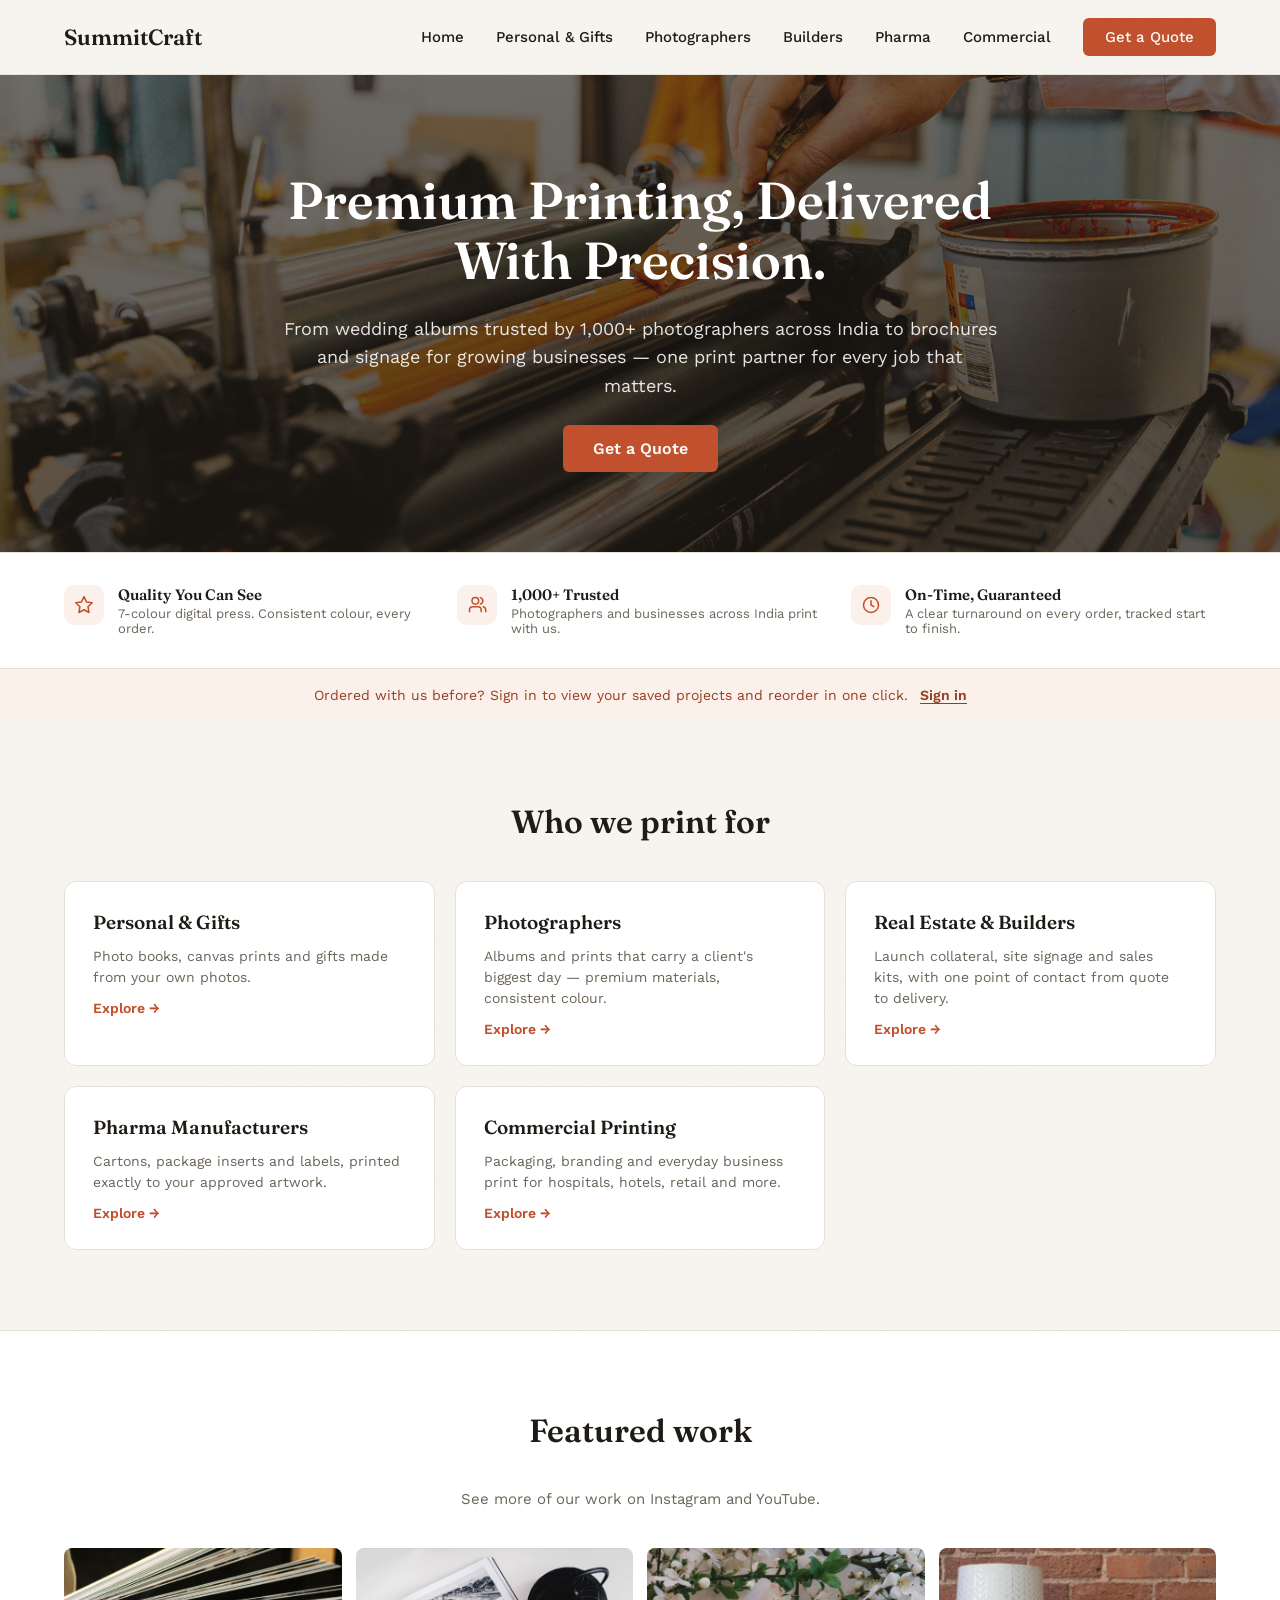
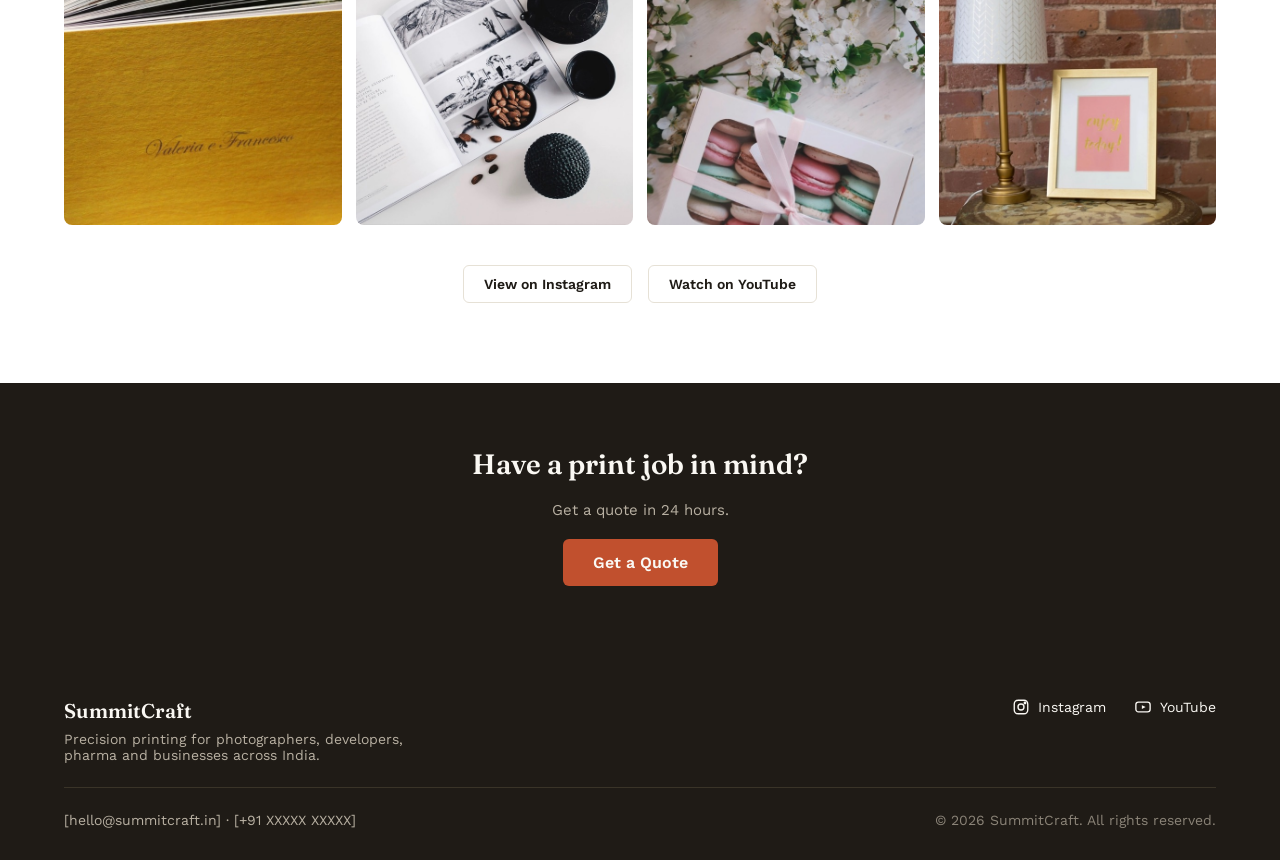
<file: index.html>
<!doctype html>
<html lang="en">
<head>
<meta charset="utf-8">
<meta name="viewport" content="width=device-width, initial-scale=1">
<title>SummitCraft — Home</title>
<link rel="stylesheet" href="styles.css">
</head>
<body>

<header class="site-header">
  <a href="index.html" class="logo">SummitCraft</a>
  <nav class="nav">
    <a href="index.html">Home</a>
    <a href="personal.html">Personal &amp; Gifts</a>
    <a href="photographers.html">Photographers</a>
    <a href="builders.html">Builders</a>
    <a href="pharma.html">Pharma</a>
    <a href="commercial.html">Commercial</a>
    <a href="quote.html" class="cta">Get a Quote</a>
  </nav>
</header>

<section class="hero hero-photo" style="--hero-img: url('images/home-hero.jpg');">
  <div class="hero-inner">
    <h1 class="display">Premium Printing, Delivered With Precision.</h1>
    <p>From wedding albums trusted by 1,000+ photographers across India to brochures and signage for growing businesses — one print partner for every job that matters.</p>
    <a href="quote.html" class="btn btn-lg">Get a Quote</a>
  </div>
</section>

<section class="trust-badges">
  <div class="container trust-grid">
    <div class="badge">
      <div class="badge-icon"><svg width="20" height="20" viewBox="0 0 24 24" fill="none" stroke="currentColor" stroke-width="1.8" stroke-linecap="round" stroke-linejoin="round"><path d="M12 2l2.9 6.3 6.9.9-5 4.9 1.2 6.9L12 17.7 5.9 21l1.2-6.9-5-4.9 6.9-.9L12 2z"/></svg></div>
      <div><div class="badge-title display">Quality You Can See</div><div class="badge-desc">7-colour digital press. Consistent colour, every order.</div></div>
    </div>
    <div class="badge">
      <div class="badge-icon"><svg width="20" height="20" viewBox="0 0 24 24" fill="none" stroke="currentColor" stroke-width="1.8" stroke-linecap="round" stroke-linejoin="round"><path d="M17 20v-2a4 4 0 0 0-4-4H7a4 4 0 0 0-4 4v2"/><circle cx="10" cy="7" r="4"/><path d="M22.5 20v-2a4 4 0 0 0-3-3.87"/><path d="M16 3.13a4 4 0 0 1 0 7.75"/></svg></div>
      <div><div class="badge-title display">1,000+ Trusted</div><div class="badge-desc">Photographers and businesses across India print with us.</div></div>
    </div>
    <div class="badge">
      <div class="badge-icon"><svg width="20" height="20" viewBox="0 0 24 24" fill="none" stroke="currentColor" stroke-width="1.8" stroke-linecap="round" stroke-linejoin="round"><circle cx="12" cy="12" r="9"/><path d="M12 7v5l3.5 2"/></svg></div>
      <div><div class="badge-title display">On-Time, Guaranteed</div><div class="badge-desc">A clear turnaround on every order, tracked start to finish.</div></div>
    </div>
  </div>
</section>

<section class="returning-strip">
  <div class="container returning-inner">
    <p>Ordered with us before? Sign in to view your saved projects and reorder in one click.</p>
    <a href="#">Sign in</a>
  </div>
</section>

<section class="section">
  <div class="section-inner">
    <h2 class="display">Who we print for</h2>
    <div class="card-grid">
      <a href="personal.html" class="card">
        <div class="card-title display">Personal &amp; Gifts</div>
        <div class="card-desc">Photo books, canvas prints and gifts made from your own photos.</div>
        <span class="card-link">Explore &rarr;</span>
      </a>
      <a href="photographers.html" class="card">
        <div class="card-title display">Photographers</div>
        <div class="card-desc">Albums and prints that carry a client's biggest day — premium materials, consistent colour.</div>
        <span class="card-link">Explore &rarr;</span>
      </a>
      <a href="builders.html" class="card">
        <div class="card-title display">Real Estate &amp; Builders</div>
        <div class="card-desc">Launch collateral, site signage and sales kits, with one point of contact from quote to delivery.</div>
        <span class="card-link">Explore &rarr;</span>
      </a>
      <a href="pharma.html" class="card">
        <div class="card-title display">Pharma Manufacturers</div>
        <div class="card-desc">Cartons, package inserts and labels, printed exactly to your approved artwork.</div>
        <span class="card-link">Explore &rarr;</span>
      </a>
      <a href="commercial.html" class="card">
        <div class="card-title display">Commercial Printing</div>
        <div class="card-desc">Packaging, branding and everyday business print for hospitals, hotels, retail and more.</div>
        <span class="card-link">Explore &rarr;</span>
      </a>
    </div>
  </div>
</section>

<section class="section" style="background:var(--surface);border-top:1px solid var(--border);">
  <div class="section-inner" style="text-align:center;">
    <h2 class="display">Featured work</h2>
    <p style="margin:0;color:var(--muted);font-size:15px;">See more of our work on Instagram and YouTube.</p>
    <div class="gallery">
      <img class="gtile square" src="images/featured-album.jpg" alt="Linen-covered wedding album" loading="lazy">
      <img class="gtile square" src="images/featured-brochure.jpg" alt="Open printed brochure" loading="lazy">
      <img class="gtile square" src="images/featured-packaging.jpg" alt="Printed gift box with window" loading="lazy">
      <img class="gtile square" src="images/featured-wall-art.jpg" alt="Framed print on a brick wall" loading="lazy">
    </div>
    <div style="display:flex;flex-wrap:wrap;gap:16px;justify-content:center;">
      <a href="#" style="color:var(--text);font-weight:600;font-size:14px;border:1px solid var(--border);padding:10px 20px;border-radius:6px;">View on Instagram</a>
      <a href="#" style="color:var(--text);font-weight:600;font-size:14px;border:1px solid var(--border);padding:10px 20px;border-radius:6px;">Watch on YouTube</a>
    </div>
  </div>
</section>

<section class="closing-cta">
  <h2 class="display">Have a print job in mind?</h2>
  <p>Get a quote in 24 hours.</p>
  <a href="quote.html" class="btn btn-lg">Get a Quote</a>
</section>

<footer class="site-footer">
  <div class="footer-top">
    <div class="footer-brand">
      <div class="footer-brand-name">SummitCraft</div>
      <div class="footer-tagline">Precision printing for photographers, developers, pharma and businesses across India.</div>
    </div>
    <div class="footer-links">
      <a href="#" aria-label="Instagram" class="footer-link"><svg width="18" height="18" viewBox="0 0 24 24" fill="none" stroke="currentColor" stroke-width="1.8"><rect x="3" y="3" width="18" height="18" rx="5"/><circle cx="12" cy="12" r="4"/><circle cx="17.3" cy="6.7" r="1"/></svg>Instagram</a>
      <a href="#" aria-label="YouTube" class="footer-link"><svg width="18" height="18" viewBox="0 0 24 24" fill="none" stroke="currentColor" stroke-width="1.8"><rect x="2.5" y="5.5" width="19" height="13" rx="3.5"/><path d="M10.5 9.5l5 2.5-5 2.5z" fill="currentColor" stroke="none"/></svg>YouTube</a>
    </div>
  </div>
  <div class="footer-rule"></div>
  <div class="footer-bottom">
    <div class="footer-contact">[hello@summitcraft.in] &middot; [+91 XXXXX XXXXX]</div>
    <div class="footer-copy">&copy; 2026 SummitCraft. All rights reserved.</div>
  </div>
</footer>

<script src="script.js"></script>
</body>
</html>
</file>
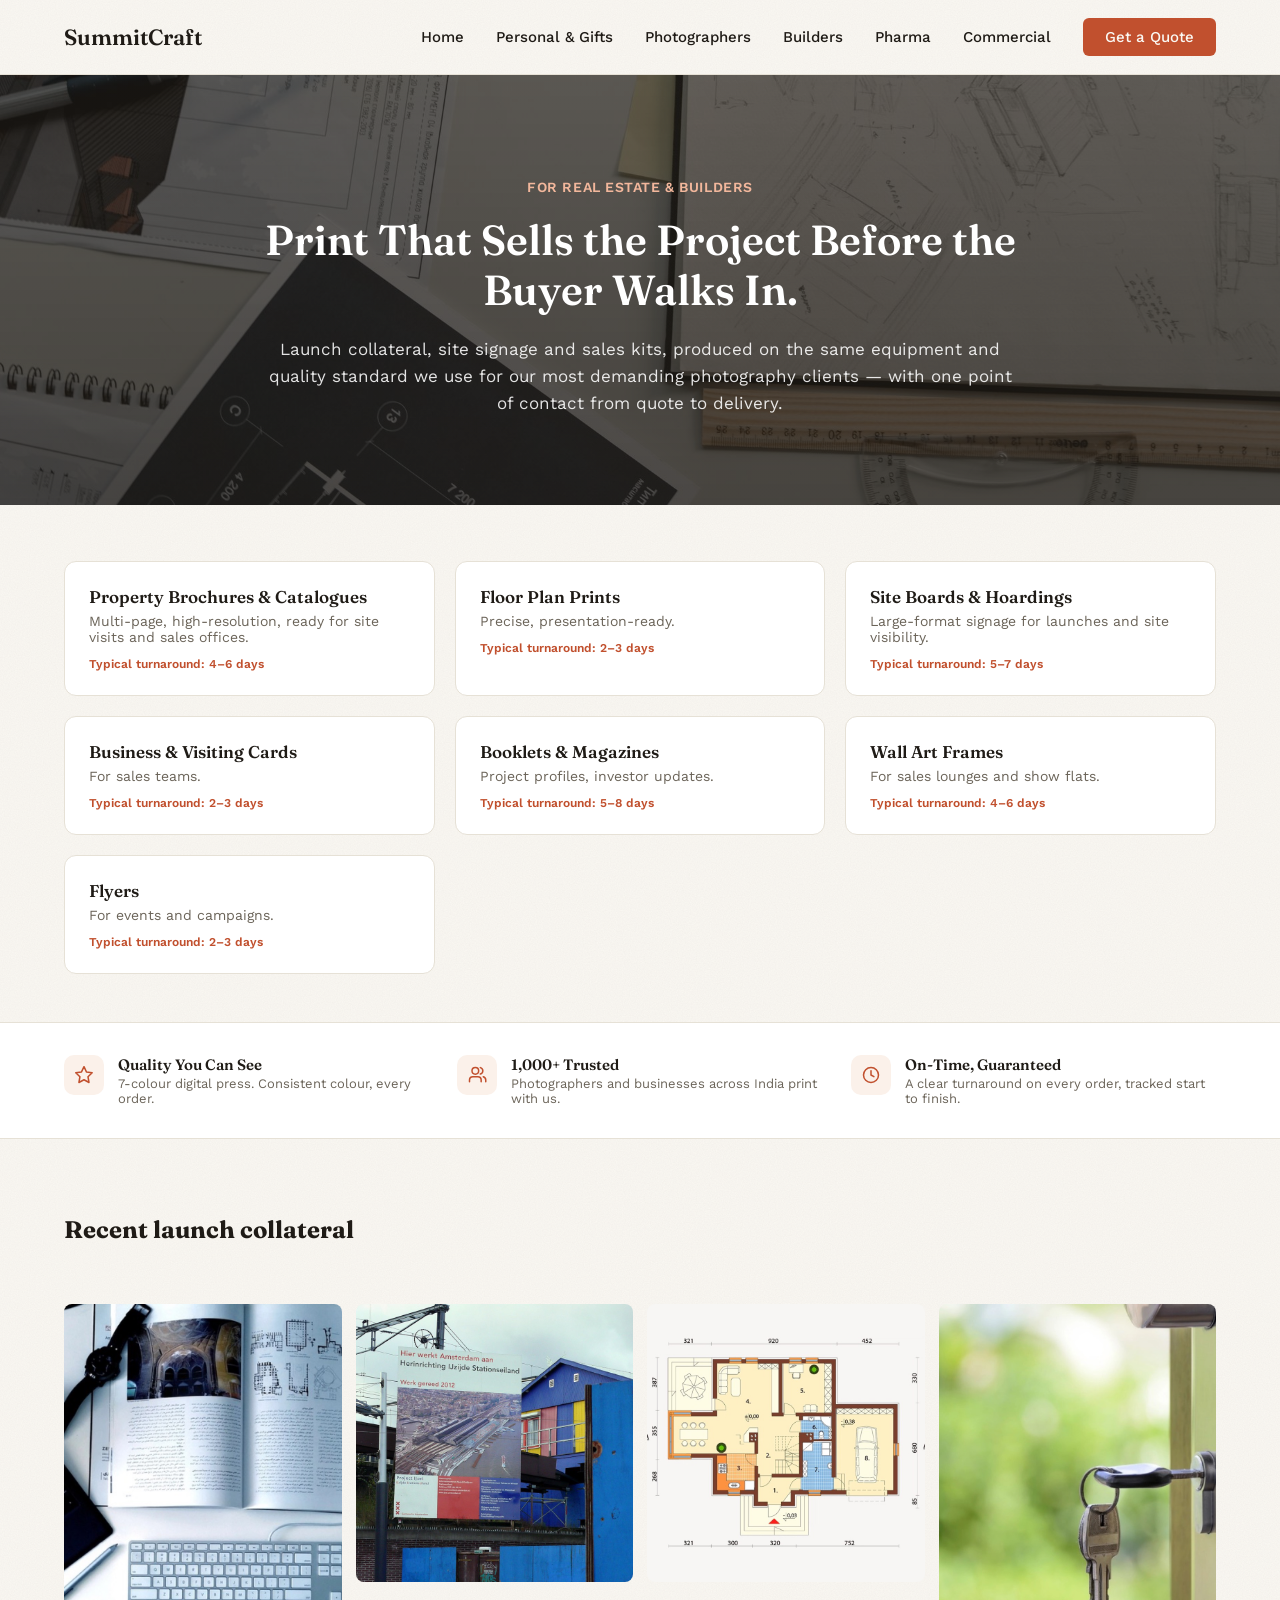
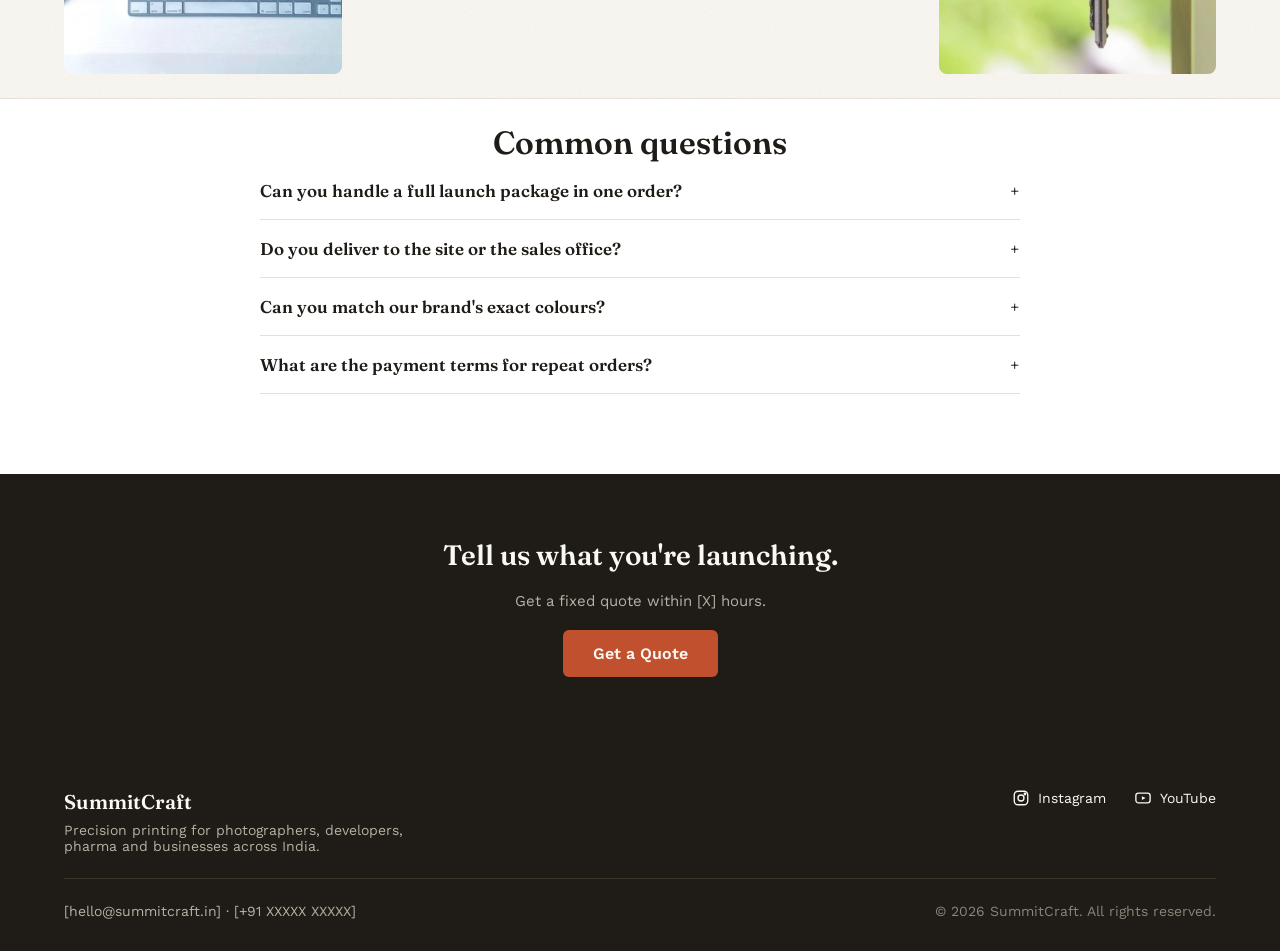
<file: builders.html>
<!doctype html>
<html lang="en">
<head>
<meta charset="utf-8">
<meta name="viewport" content="width=device-width, initial-scale=1">
<title>SummitCraft — For Real Estate &amp; Builders</title>
<link rel="stylesheet" href="styles.css">
</head>
<body>

<header class="site-header">
  <a href="index.html" class="logo">SummitCraft</a>
  <nav class="nav">
    <a href="index.html">Home</a>
    <a href="personal.html">Personal &amp; Gifts</a>
    <a href="photographers.html">Photographers</a>
    <a href="builders.html">Builders</a>
    <a href="pharma.html">Pharma</a>
    <a href="commercial.html">Commercial</a>
    <a href="quote.html" class="cta">Get a Quote</a>
  </nav>
</header>

<section class="page-hero hero-photo" style="--hero-img: url('images/builders-hero.jpg');">
  <div class="page-hero-inner">
    <div class="eyebrow">For Real Estate &amp; Builders</div>
    <h1 class="display">Print That Sells the Project Before the Buyer Walks In.</h1>
    <p>Launch collateral, site signage and sales kits, produced on the same equipment and quality standard we use for our most demanding photography clients — with one point of contact from quote to delivery.</p>
  </div>
</section>

<section class="section-tight">
  <div class="item-grid" style="max-width:1160px;width:100%;">
    <div class="item"><div class="item-title display">Property Brochures &amp; Catalogues</div><div class="item-desc">Multi-page, high-resolution, ready for site visits and sales offices.</div><div class="item-turn">Typical turnaround: 4–6 days</div></div>
    <div class="item"><div class="item-title display">Floor Plan Prints</div><div class="item-desc">Precise, presentation-ready.</div><div class="item-turn">Typical turnaround: 2–3 days</div></div>
    <div class="item"><div class="item-title display">Site Boards &amp; Hoardings</div><div class="item-desc">Large-format signage for launches and site visibility.</div><div class="item-turn">Typical turnaround: 5–7 days</div></div>
    <div class="item"><div class="item-title display">Business &amp; Visiting Cards</div><div class="item-desc">For sales teams.</div><div class="item-turn">Typical turnaround: 2–3 days</div></div>
    <div class="item"><div class="item-title display">Booklets &amp; Magazines</div><div class="item-desc">Project profiles, investor updates.</div><div class="item-turn">Typical turnaround: 5–8 days</div></div>
    <div class="item"><div class="item-title display">Wall Art Frames</div><div class="item-desc">For sales lounges and show flats.</div><div class="item-turn">Typical turnaround: 4–6 days</div></div>
    <div class="item"><div class="item-title display">Flyers</div><div class="item-desc">For events and campaigns.</div><div class="item-turn">Typical turnaround: 2–3 days</div></div>
  </div>
</section>

<section class="trust-badges" style="margin-top:24px;">
  <div class="container trust-grid">
    <div class="badge">
      <div class="badge-icon"><svg width="20" height="20" viewBox="0 0 24 24" fill="none" stroke="currentColor" stroke-width="1.8" stroke-linecap="round" stroke-linejoin="round"><path d="M12 2l2.9 6.3 6.9.9-5 4.9 1.2 6.9L12 17.7 5.9 21l1.2-6.9-5-4.9 6.9-.9L12 2z"/></svg></div>
      <div><div class="badge-title display">Quality You Can See</div><div class="badge-desc">7-colour digital press. Consistent colour, every order.</div></div>
    </div>
    <div class="badge">
      <div class="badge-icon"><svg width="20" height="20" viewBox="0 0 24 24" fill="none" stroke="currentColor" stroke-width="1.8" stroke-linecap="round" stroke-linejoin="round"><path d="M17 20v-2a4 4 0 0 0-4-4H7a4 4 0 0 0-4 4v2"/><circle cx="10" cy="7" r="4"/><path d="M22.5 20v-2a4 4 0 0 0-3-3.87"/><path d="M16 3.13a4 4 0 0 1 0 7.75"/></svg></div>
      <div><div class="badge-title display">1,000+ Trusted</div><div class="badge-desc">Photographers and businesses across India print with us.</div></div>
    </div>
    <div class="badge">
      <div class="badge-icon"><svg width="20" height="20" viewBox="0 0 24 24" fill="none" stroke="currentColor" stroke-width="1.8" stroke-linecap="round" stroke-linejoin="round"><circle cx="12" cy="12" r="9"/><path d="M12 7v5l3.5 2"/></svg></div>
      <div><div class="badge-title display">On-Time, Guaranteed</div><div class="badge-desc">A clear turnaround on every order, tracked start to finish.</div></div>
    </div>
  </div>
</section>

<section class="section-tight">
  <div class="section-inner">
    <h2 class="display">Recent launch collateral</h2>
    <div class="gallery">
      <img class="gtile tall" src="images/builders-brochure.jpg" alt="Open architecture magazine showing floor plans" loading="lazy">
      <img class="gtile square" src="images/builders-hoarding.jpg" alt="Construction site board showing the finished project" loading="lazy">
      <img class="gtile square" src="images/builders-floor-plan.jpg" alt="Colour floor plan of a house" loading="lazy">
      <img class="gtile tall" src="images/builders-sales-kit.jpg" alt="Key in the front door of a new home" loading="lazy">
    </div>
  </div>
</section>

<section class="section" style="padding-top:24px;background:var(--surface);border-top:1px solid var(--border);">
  <div class="faq-wrap">
    <h2 class="faq-heading display">Common questions</h2>
    <div class="faq-item">
      <button type="button" class="faq-q">Can you handle a full launch package in one order?<span class="faq-icon">+</span></button>
      <div class="faq-a">Yes — brochures, site boards, business cards and wall art can go through as one coordinated order with a single delivery date.</div>
    </div>
    <div class="faq-item">
      <button type="button" class="faq-q">Do you deliver to the site or the sales office?<span class="faq-icon">+</span></button>
      <div class="faq-a">Either — tell us the delivery address on your quote and we'll confirm timing against it.</div>
    </div>
    <div class="faq-item">
      <button type="button" class="faq-q">Can you match our brand's exact colours?<span class="faq-icon">+</span></button>
      <div class="faq-a">We proof critical jobs before the full run so colour and finish are agreed before printing starts.</div>
    </div>
    <div class="faq-item">
      <button type="button" class="faq-q">What are the payment terms for repeat orders?<span class="faq-icon">+</span></button>
      <div class="faq-a">Terms are agreed per account — get in touch and we'll set these up for your launch schedule.</div>
    </div>
  </div>
</section>

<section class="closing-cta">
  <h2 class="display">Tell us what you're launching.</h2>
  <p>Get a fixed quote within [X] hours.</p>
  <a href="quote.html" class="btn btn-lg">Get a Quote</a>
</section>

<footer class="site-footer">
  <div class="footer-top">
    <div class="footer-brand">
      <div class="footer-brand-name">SummitCraft</div>
      <div class="footer-tagline">Precision printing for photographers, developers, pharma and businesses across India.</div>
    </div>
    <div class="footer-links">
      <a href="#" aria-label="Instagram" class="footer-link"><svg width="18" height="18" viewBox="0 0 24 24" fill="none" stroke="currentColor" stroke-width="1.8"><rect x="3" y="3" width="18" height="18" rx="5"/><circle cx="12" cy="12" r="4"/><circle cx="17.3" cy="6.7" r="1"/></svg>Instagram</a>
      <a href="#" aria-label="YouTube" class="footer-link"><svg width="18" height="18" viewBox="0 0 24 24" fill="none" stroke="currentColor" stroke-width="1.8"><rect x="2.5" y="5.5" width="19" height="13" rx="3.5"/><path d="M10.5 9.5l5 2.5-5 2.5z" fill="currentColor" stroke="none"/></svg>YouTube</a>
    </div>
  </div>
  <div class="footer-rule"></div>
  <div class="footer-bottom">
    <div class="footer-contact">[hello@summitcraft.in] &middot; [+91 XXXXX XXXXX]</div>
    <div class="footer-copy">&copy; 2026 SummitCraft. All rights reserved.</div>
  </div>
</footer>

<script src="script.js"></script>
</body>
</html>
</file>
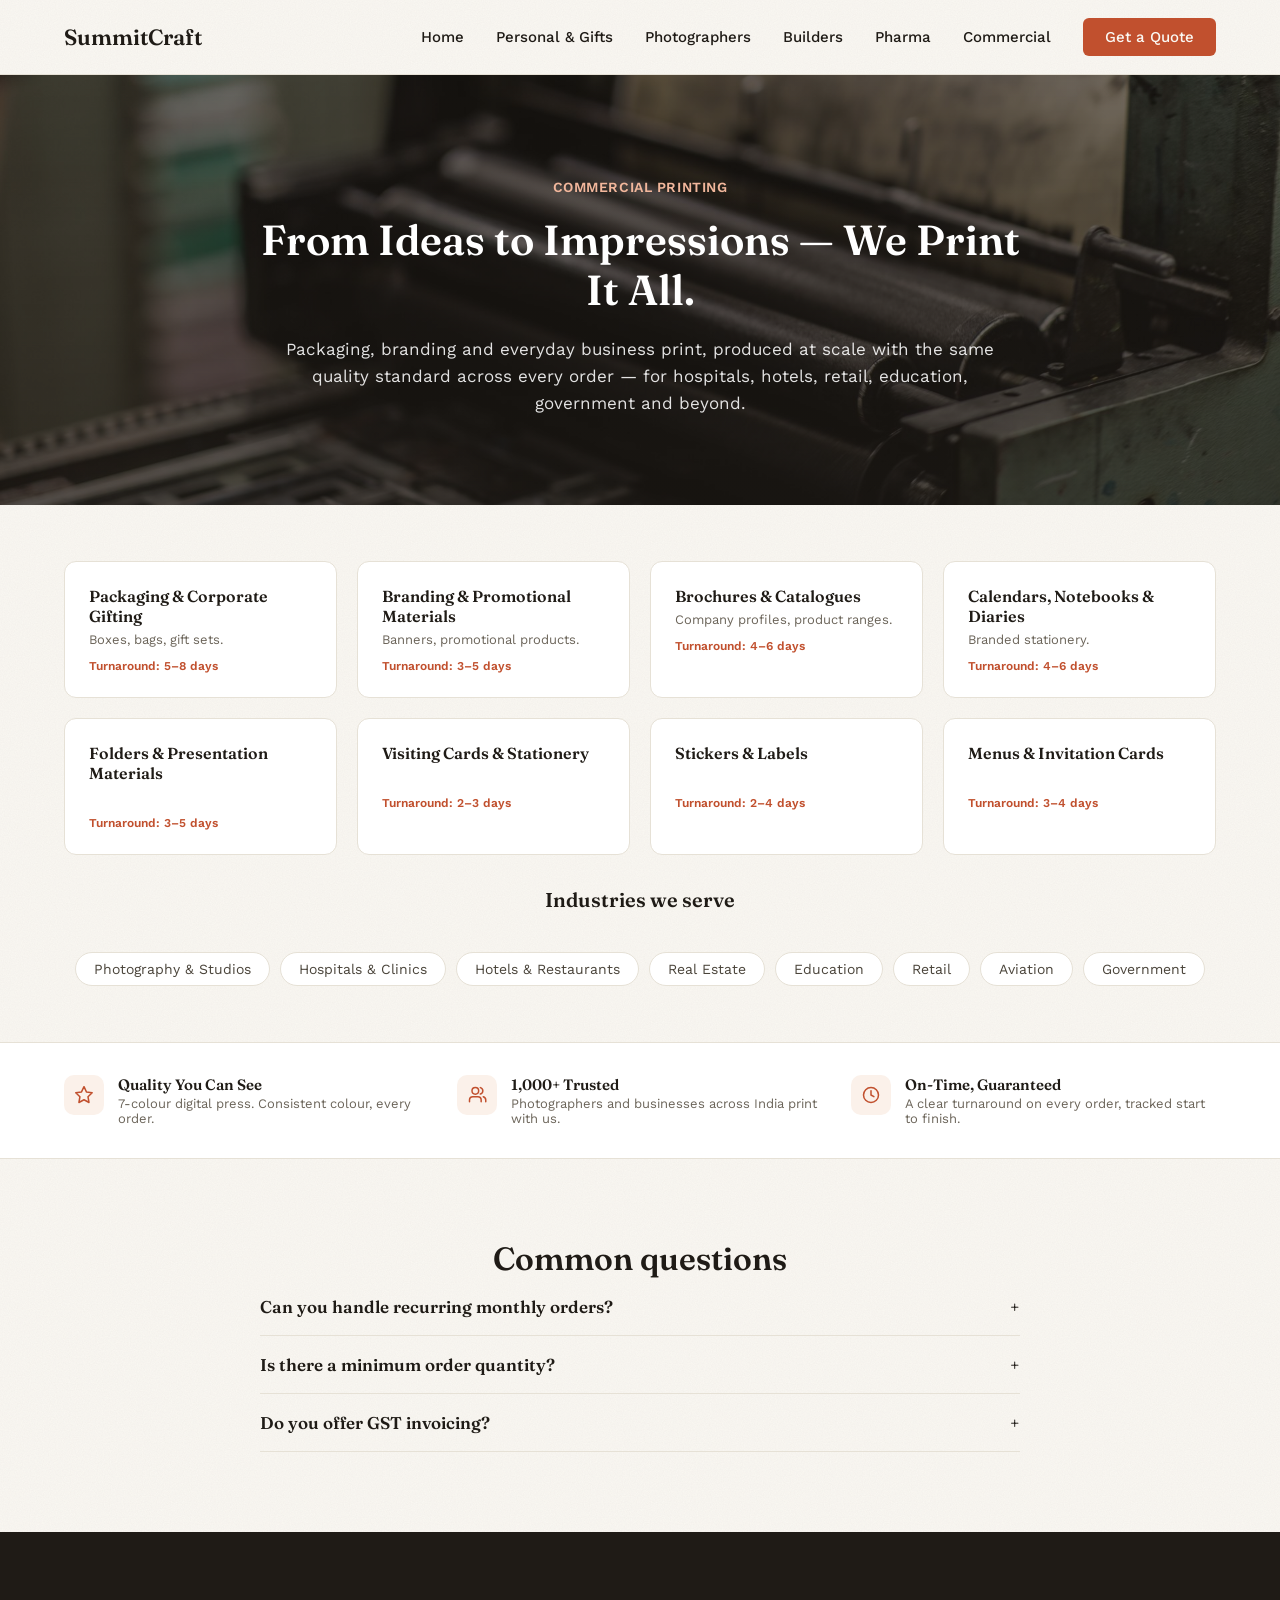
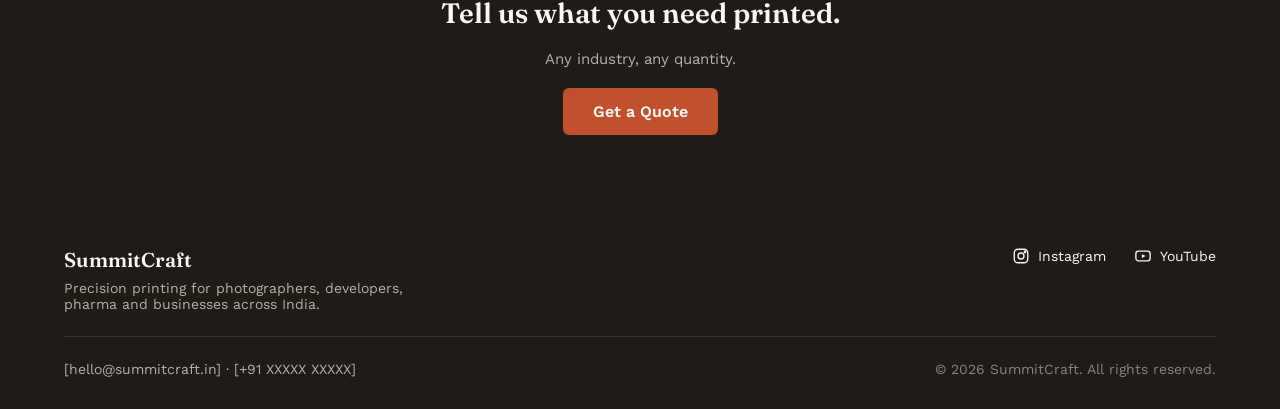
<file: commercial.html>
<!doctype html>
<html lang="en">
<head>
<meta charset="utf-8">
<meta name="viewport" content="width=device-width, initial-scale=1">
<title>SummitCraft — Commercial Printing</title>
<link rel="stylesheet" href="styles.css">
</head>
<body>

<header class="site-header">
  <a href="index.html" class="logo">SummitCraft</a>
  <nav class="nav">
    <a href="index.html">Home</a>
    <a href="personal.html">Personal &amp; Gifts</a>
    <a href="photographers.html">Photographers</a>
    <a href="builders.html">Builders</a>
    <a href="pharma.html">Pharma</a>
    <a href="commercial.html">Commercial</a>
    <a href="quote.html" class="cta">Get a Quote</a>
  </nav>
</header>

<section class="page-hero hero-photo" style="--hero-img: url('images/commercial-hero.jpg');">
  <div class="page-hero-inner">
    <div class="eyebrow">Commercial Printing</div>
    <h1 class="display">From Ideas to Impressions — We Print It All.</h1>
    <p>Packaging, branding and everyday business print, produced at scale with the same quality standard across every order — for hospitals, hotels, retail, education, government and beyond.</p>
  </div>
</section>

<section class="section-tight">
  <div class="item-grid cols-4" style="max-width:1160px;width:100%;">
    <div class="item"><div class="item-title display" style="font-size:16px;">Packaging &amp; Corporate Gifting</div><div class="item-desc" style="font-size:13px;">Boxes, bags, gift sets.</div><div class="item-turn">Turnaround: 5–8 days</div></div>
    <div class="item"><div class="item-title display" style="font-size:16px;">Branding &amp; Promotional Materials</div><div class="item-desc" style="font-size:13px;">Banners, promotional products.</div><div class="item-turn">Turnaround: 3–5 days</div></div>
    <div class="item"><div class="item-title display" style="font-size:16px;">Brochures &amp; Catalogues</div><div class="item-desc" style="font-size:13px;">Company profiles, product ranges.</div><div class="item-turn">Turnaround: 4–6 days</div></div>
    <div class="item"><div class="item-title display" style="font-size:16px;">Calendars, Notebooks &amp; Diaries</div><div class="item-desc" style="font-size:13px;">Branded stationery.</div><div class="item-turn">Turnaround: 4–6 days</div></div>
    <div class="item"><div class="item-title display" style="font-size:16px;">Folders &amp; Presentation Materials</div><div class="item-desc" style="font-size:13px;">&nbsp;</div><div class="item-turn">Turnaround: 3–5 days</div></div>
    <div class="item"><div class="item-title display" style="font-size:16px;">Visiting Cards &amp; Stationery</div><div class="item-desc" style="font-size:13px;">&nbsp;</div><div class="item-turn">Turnaround: 2–3 days</div></div>
    <div class="item"><div class="item-title display" style="font-size:16px;">Stickers &amp; Labels</div><div class="item-desc" style="font-size:13px;">&nbsp;</div><div class="item-turn">Turnaround: 2–4 days</div></div>
    <div class="item"><div class="item-title display" style="font-size:16px;">Menus &amp; Invitation Cards</div><div class="item-desc" style="font-size:13px;">&nbsp;</div><div class="item-turn">Turnaround: 3–4 days</div></div>
  </div>
</section>

<section class="section" style="padding-top:8px;padding-bottom:56px;">
  <div class="section-inner" style="align-items:center;text-align:center;">
    <div class="display" style="font-size:20px;font-weight:600;color:var(--text);">Industries we serve</div>
    <div class="chip-row" style="justify-content:center;">
      <span class="chip">Photography &amp; Studios</span>
      <span class="chip">Hospitals &amp; Clinics</span>
      <span class="chip">Hotels &amp; Restaurants</span>
      <span class="chip">Real Estate</span>
      <span class="chip">Education</span>
      <span class="chip">Retail</span>
      <span class="chip">Aviation</span>
      <span class="chip">Government</span>
    </div>
  </div>
</section>

<section class="trust-badges">
  <div class="container trust-grid">
    <div class="badge">
      <div class="badge-icon"><svg width="20" height="20" viewBox="0 0 24 24" fill="none" stroke="currentColor" stroke-width="1.8" stroke-linecap="round" stroke-linejoin="round"><path d="M12 2l2.9 6.3 6.9.9-5 4.9 1.2 6.9L12 17.7 5.9 21l1.2-6.9-5-4.9 6.9-.9L12 2z"/></svg></div>
      <div><div class="badge-title display">Quality You Can See</div><div class="badge-desc">7-colour digital press. Consistent colour, every order.</div></div>
    </div>
    <div class="badge">
      <div class="badge-icon"><svg width="20" height="20" viewBox="0 0 24 24" fill="none" stroke="currentColor" stroke-width="1.8" stroke-linecap="round" stroke-linejoin="round"><path d="M17 20v-2a4 4 0 0 0-4-4H7a4 4 0 0 0-4 4v2"/><circle cx="10" cy="7" r="4"/><path d="M22.5 20v-2a4 4 0 0 0-3-3.87"/><path d="M16 3.13a4 4 0 0 1 0 7.75"/></svg></div>
      <div><div class="badge-title display">1,000+ Trusted</div><div class="badge-desc">Photographers and businesses across India print with us.</div></div>
    </div>
    <div class="badge">
      <div class="badge-icon"><svg width="20" height="20" viewBox="0 0 24 24" fill="none" stroke="currentColor" stroke-width="1.8" stroke-linecap="round" stroke-linejoin="round"><circle cx="12" cy="12" r="9"/><path d="M12 7v5l3.5 2"/></svg></div>
      <div><div class="badge-title display">On-Time, Guaranteed</div><div class="badge-desc">A clear turnaround on every order, tracked start to finish.</div></div>
    </div>
  </div>
</section>

<section class="section">
  <div class="faq-wrap">
    <h2 class="faq-heading display">Common questions</h2>
    <div class="faq-item">
      <button type="button" class="faq-q">Can you handle recurring monthly orders?<span class="faq-icon">+</span></button>
      <div class="faq-a">Yes — set up a standing account and we'll handle repeat orders on a schedule.</div>
    </div>
    <div class="faq-item">
      <button type="button" class="faq-q">Is there a minimum order quantity?<span class="faq-icon">+</span></button>
      <div class="faq-a">Minimums vary by product — mention your quantity on the quote form and we'll confirm.</div>
    </div>
    <div class="faq-item">
      <button type="button" class="faq-q">Do you offer GST invoicing?<span class="faq-icon">+</span></button>
      <div class="faq-a">Yes, every order comes with a GST invoice.</div>
    </div>
  </div>
</section>

<section class="closing-cta">
  <h2 class="display">Tell us what you need printed.</h2>
  <p>Any industry, any quantity.</p>
  <a href="quote.html" class="btn btn-lg">Get a Quote</a>
</section>

<footer class="site-footer">
  <div class="footer-top">
    <div class="footer-brand">
      <div class="footer-brand-name">SummitCraft</div>
      <div class="footer-tagline">Precision printing for photographers, developers, pharma and businesses across India.</div>
    </div>
    <div class="footer-links">
      <a href="#" aria-label="Instagram" class="footer-link"><svg width="18" height="18" viewBox="0 0 24 24" fill="none" stroke="currentColor" stroke-width="1.8"><rect x="3" y="3" width="18" height="18" rx="5"/><circle cx="12" cy="12" r="4"/><circle cx="17.3" cy="6.7" r="1"/></svg>Instagram</a>
      <a href="#" aria-label="YouTube" class="footer-link"><svg width="18" height="18" viewBox="0 0 24 24" fill="none" stroke="currentColor" stroke-width="1.8"><rect x="2.5" y="5.5" width="19" height="13" rx="3.5"/><path d="M10.5 9.5l5 2.5-5 2.5z" fill="currentColor" stroke="none"/></svg>YouTube</a>
    </div>
  </div>
  <div class="footer-rule"></div>
  <div class="footer-bottom">
    <div class="footer-contact">[hello@summitcraft.in] &middot; [+91 XXXXX XXXXX]</div>
    <div class="footer-copy">&copy; 2026 SummitCraft. All rights reserved.</div>
  </div>
</footer>

<script src="script.js"></script>
</body>
</html>
</file>
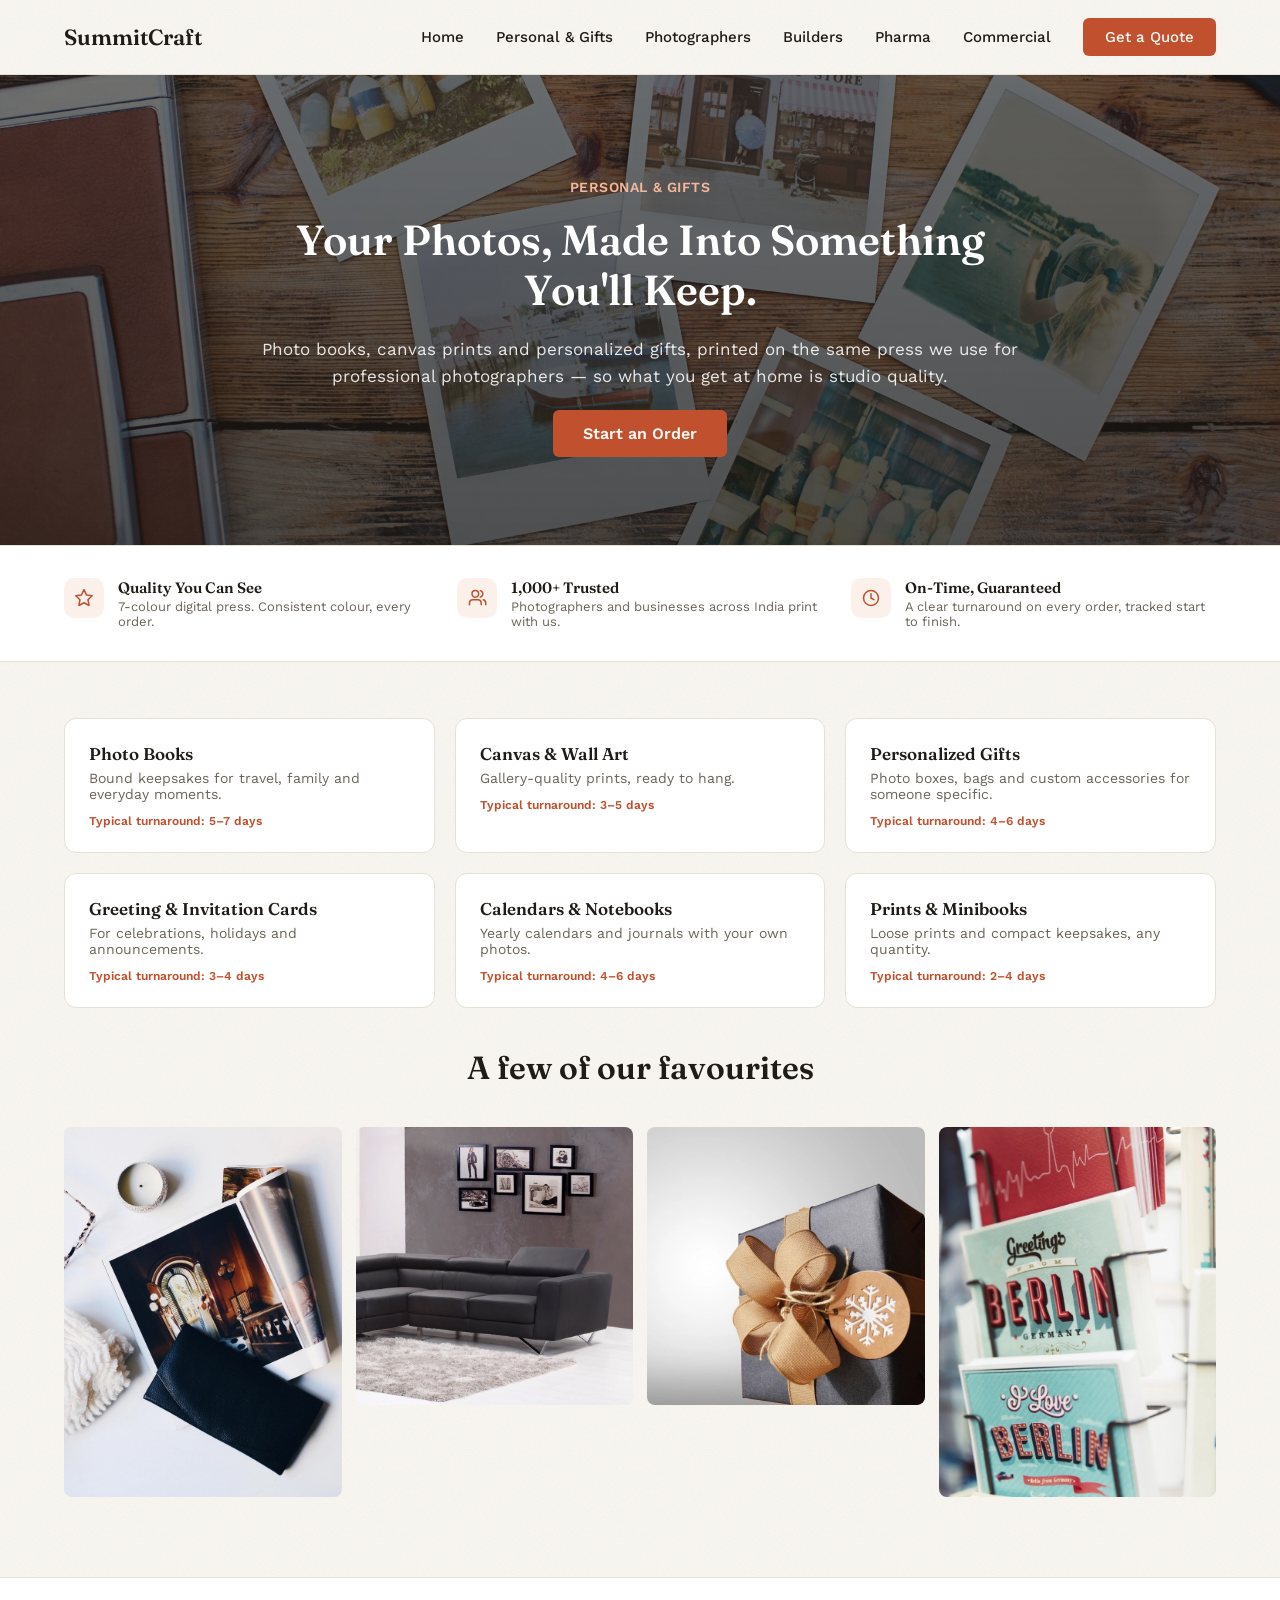
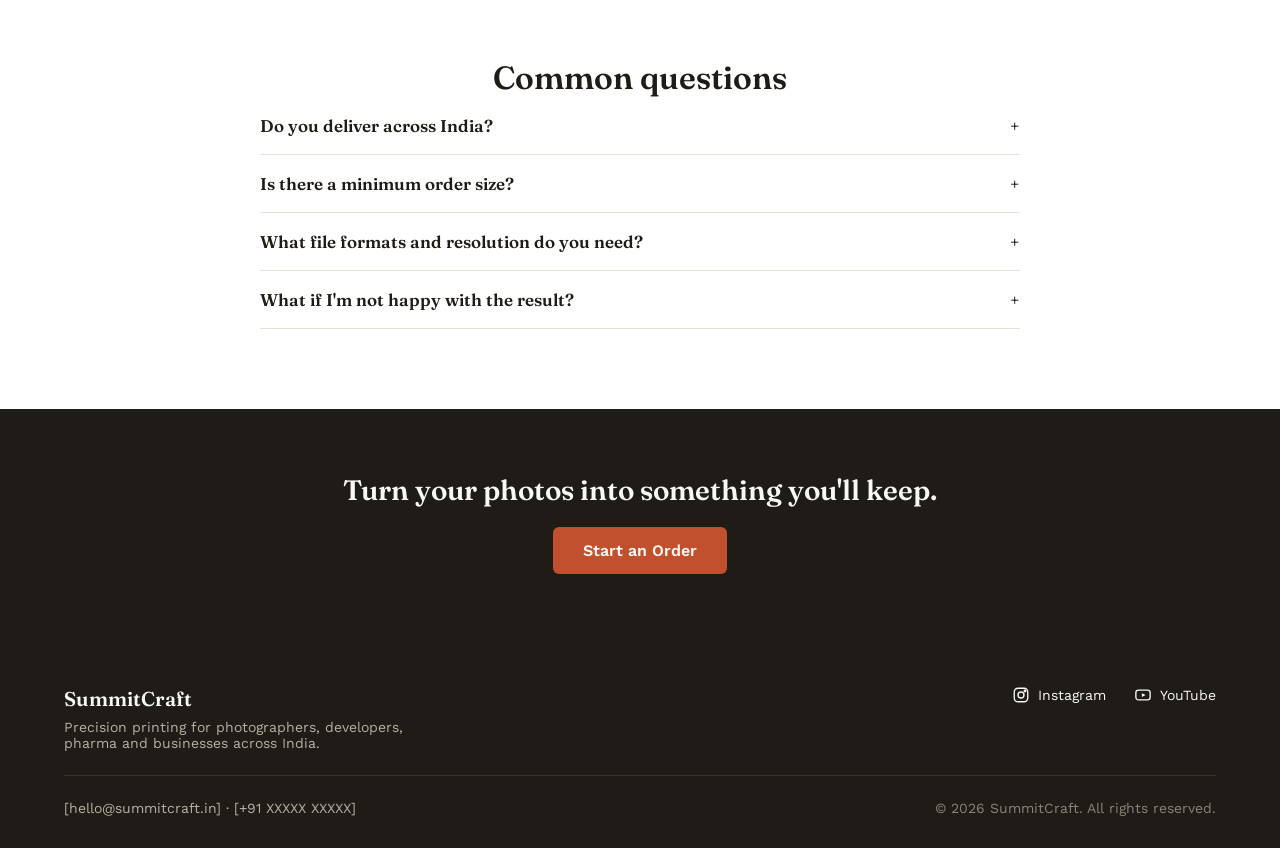
<file: personal.html>
<!doctype html>
<html lang="en">
<head>
<meta charset="utf-8">
<meta name="viewport" content="width=device-width, initial-scale=1">
<title>SummitCraft — Personal &amp; Gifts</title>
<link rel="stylesheet" href="styles.css">
</head>
<body>

<header class="site-header">
  <a href="index.html" class="logo">SummitCraft</a>
  <nav class="nav">
    <a href="index.html">Home</a>
    <a href="personal.html">Personal &amp; Gifts</a>
    <a href="photographers.html">Photographers</a>
    <a href="builders.html">Builders</a>
    <a href="pharma.html">Pharma</a>
    <a href="commercial.html">Commercial</a>
    <a href="quote.html" class="cta">Get a Quote</a>
  </nav>
</header>

<section class="page-hero hero-photo" style="--hero-img: url('images/personal-hero.jpg');">
  <div class="page-hero-inner">
    <div class="eyebrow">Personal &amp; Gifts</div>
    <h1 class="display">Your Photos, Made Into Something You'll Keep.</h1>
    <p>Photo books, canvas prints and personalized gifts, printed on the same press we use for professional photographers — so what you get at home is studio quality.</p>
    <a href="quote.html" class="btn btn-lg">Start an Order</a>
  </div>
</section>

<section class="trust-badges">
  <div class="container trust-grid">
    <div class="badge">
      <div class="badge-icon"><svg width="20" height="20" viewBox="0 0 24 24" fill="none" stroke="currentColor" stroke-width="1.8" stroke-linecap="round" stroke-linejoin="round"><path d="M12 2l2.9 6.3 6.9.9-5 4.9 1.2 6.9L12 17.7 5.9 21l1.2-6.9-5-4.9 6.9-.9L12 2z"/></svg></div>
      <div><div class="badge-title display">Quality You Can See</div><div class="badge-desc">7-colour digital press. Consistent colour, every order.</div></div>
    </div>
    <div class="badge">
      <div class="badge-icon"><svg width="20" height="20" viewBox="0 0 24 24" fill="none" stroke="currentColor" stroke-width="1.8" stroke-linecap="round" stroke-linejoin="round"><path d="M17 20v-2a4 4 0 0 0-4-4H7a4 4 0 0 0-4 4v2"/><circle cx="10" cy="7" r="4"/><path d="M22.5 20v-2a4 4 0 0 0-3-3.87"/><path d="M16 3.13a4 4 0 0 1 0 7.75"/></svg></div>
      <div><div class="badge-title display">1,000+ Trusted</div><div class="badge-desc">Photographers and businesses across India print with us.</div></div>
    </div>
    <div class="badge">
      <div class="badge-icon"><svg width="20" height="20" viewBox="0 0 24 24" fill="none" stroke="currentColor" stroke-width="1.8" stroke-linecap="round" stroke-linejoin="round"><circle cx="12" cy="12" r="9"/><path d="M12 7v5l3.5 2"/></svg></div>
      <div><div class="badge-title display">On-Time, Guaranteed</div><div class="badge-desc">A clear turnaround on every order, tracked start to finish.</div></div>
    </div>
  </div>
</section>

<section class="section-tight">
  <div class="item-grid" style="max-width:1160px;width:100%;">
    <div class="item"><div class="item-title display">Photo Books</div><div class="item-desc">Bound keepsakes for travel, family and everyday moments.</div><div class="item-turn">Typical turnaround: 5–7 days</div></div>
    <div class="item"><div class="item-title display">Canvas &amp; Wall Art</div><div class="item-desc">Gallery-quality prints, ready to hang.</div><div class="item-turn">Typical turnaround: 3–5 days</div></div>
    <div class="item"><div class="item-title display">Personalized Gifts</div><div class="item-desc">Photo boxes, bags and custom accessories for someone specific.</div><div class="item-turn">Typical turnaround: 4–6 days</div></div>
    <div class="item"><div class="item-title display">Greeting &amp; Invitation Cards</div><div class="item-desc">For celebrations, holidays and announcements.</div><div class="item-turn">Typical turnaround: 3–4 days</div></div>
    <div class="item"><div class="item-title display">Calendars &amp; Notebooks</div><div class="item-desc">Yearly calendars and journals with your own photos.</div><div class="item-turn">Typical turnaround: 4–6 days</div></div>
    <div class="item"><div class="item-title display">Prints &amp; Minibooks</div><div class="item-desc">Loose prints and compact keepsakes, any quantity.</div><div class="item-turn">Typical turnaround: 2–4 days</div></div>
  </div>
</section>

<section class="section" style="padding-top:16px;">
  <div class="section-inner">
    <h2 class="display">A few of our favourites</h2>
    <div class="gallery">
      <img class="gtile tall" src="images/personal-photo-book.jpg" alt="Open photo book with a printed photo" loading="lazy">
      <img class="gtile square" src="images/personal-canvas.jpg" alt="Framed photo prints on a living room wall" loading="lazy">
      <img class="gtile square" src="images/personal-gift-box.jpg" alt="Gift box tied with a kraft ribbon" loading="lazy">
      <img class="gtile tall" src="images/personal-greeting-card.jpg" alt="Printed greeting cards" loading="lazy">
    </div>
  </div>
</section>

<section class="section" style="background:var(--surface);border-top:1px solid var(--border);">
  <div class="faq-wrap">
    <h2 class="faq-heading display">Common questions</h2>
    <div class="faq-item">
      <button type="button" class="faq-q">Do you deliver across India?<span class="faq-icon">+</span></button>
      <div class="faq-a">Yes — we ship pan-India. Delivery windows vary by product and destination, and are confirmed on your quote.</div>
    </div>
    <div class="faq-item">
      <button type="button" class="faq-q">Is there a minimum order size?<span class="faq-icon">+</span></button>
      <div class="faq-a">No minimum for personal orders — a single photo book, canvas or gift is fine.</div>
    </div>
    <div class="faq-item">
      <button type="button" class="faq-q">What file formats and resolution do you need?<span class="faq-icon">+</span></button>
      <div class="faq-a">High-resolution JPEG or PNG works best. We'll flag any photo that's too low-resolution to print well before we start.</div>
    </div>
    <div class="faq-item">
      <button type="button" class="faq-q">What if I'm not happy with the result?<span class="faq-icon">+</span></button>
      <div class="faq-a">Tell us within a few days of delivery. If the print doesn't match what was approved, we reprint or refund.</div>
    </div>
  </div>
</section>

<section class="closing-cta">
  <h2 class="display">Turn your photos into something you'll keep.</h2>
  <a href="quote.html" class="btn btn-lg">Start an Order</a>
</section>

<footer class="site-footer">
  <div class="footer-top">
    <div class="footer-brand">
      <div class="footer-brand-name">SummitCraft</div>
      <div class="footer-tagline">Precision printing for photographers, developers, pharma and businesses across India.</div>
    </div>
    <div class="footer-links">
      <a href="#" aria-label="Instagram" class="footer-link"><svg width="18" height="18" viewBox="0 0 24 24" fill="none" stroke="currentColor" stroke-width="1.8"><rect x="3" y="3" width="18" height="18" rx="5"/><circle cx="12" cy="12" r="4"/><circle cx="17.3" cy="6.7" r="1"/></svg>Instagram</a>
      <a href="#" aria-label="YouTube" class="footer-link"><svg width="18" height="18" viewBox="0 0 24 24" fill="none" stroke="currentColor" stroke-width="1.8"><rect x="2.5" y="5.5" width="19" height="13" rx="3.5"/><path d="M10.5 9.5l5 2.5-5 2.5z" fill="currentColor" stroke="none"/></svg>YouTube</a>
    </div>
  </div>
  <div class="footer-rule"></div>
  <div class="footer-bottom">
    <div class="footer-contact">[hello@summitcraft.in] &middot; [+91 XXXXX XXXXX]</div>
    <div class="footer-copy">&copy; 2026 SummitCraft. All rights reserved.</div>
  </div>
</footer>

<script src="script.js"></script>
</body>
</html>
</file>
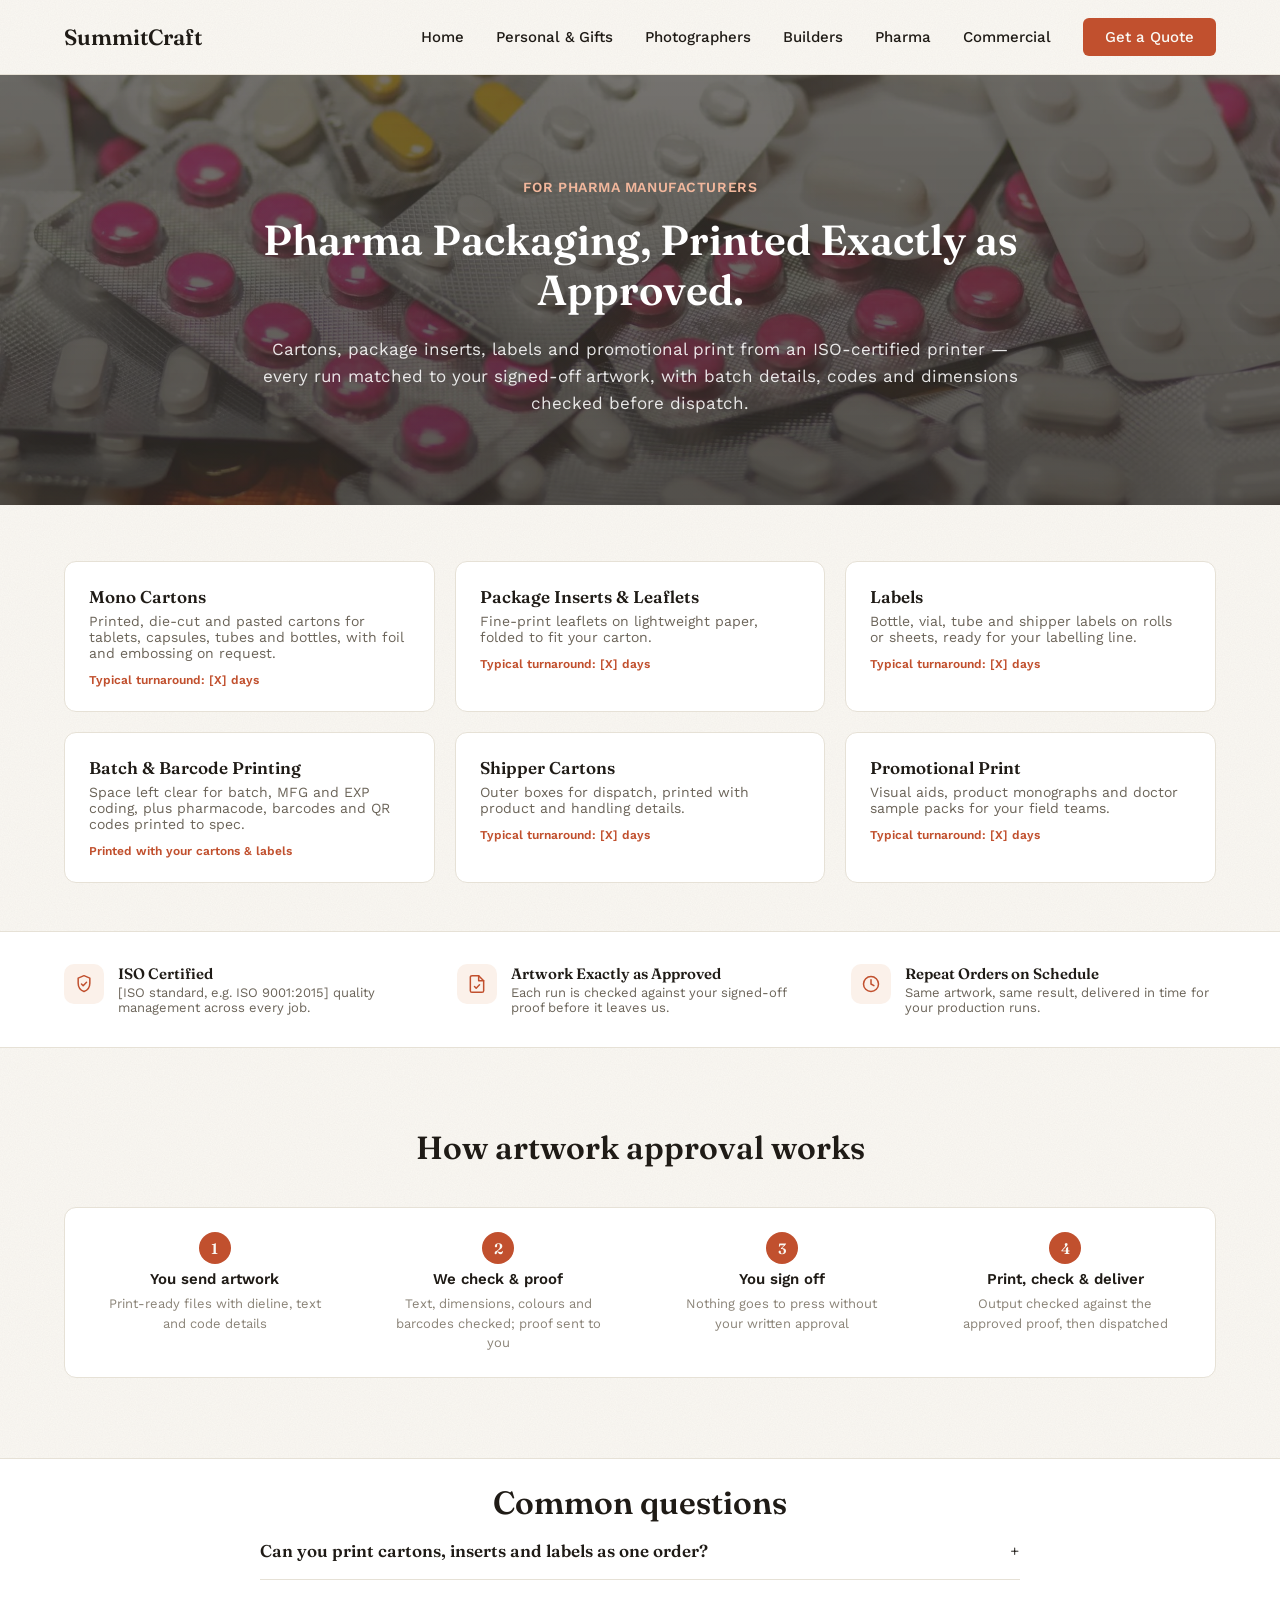
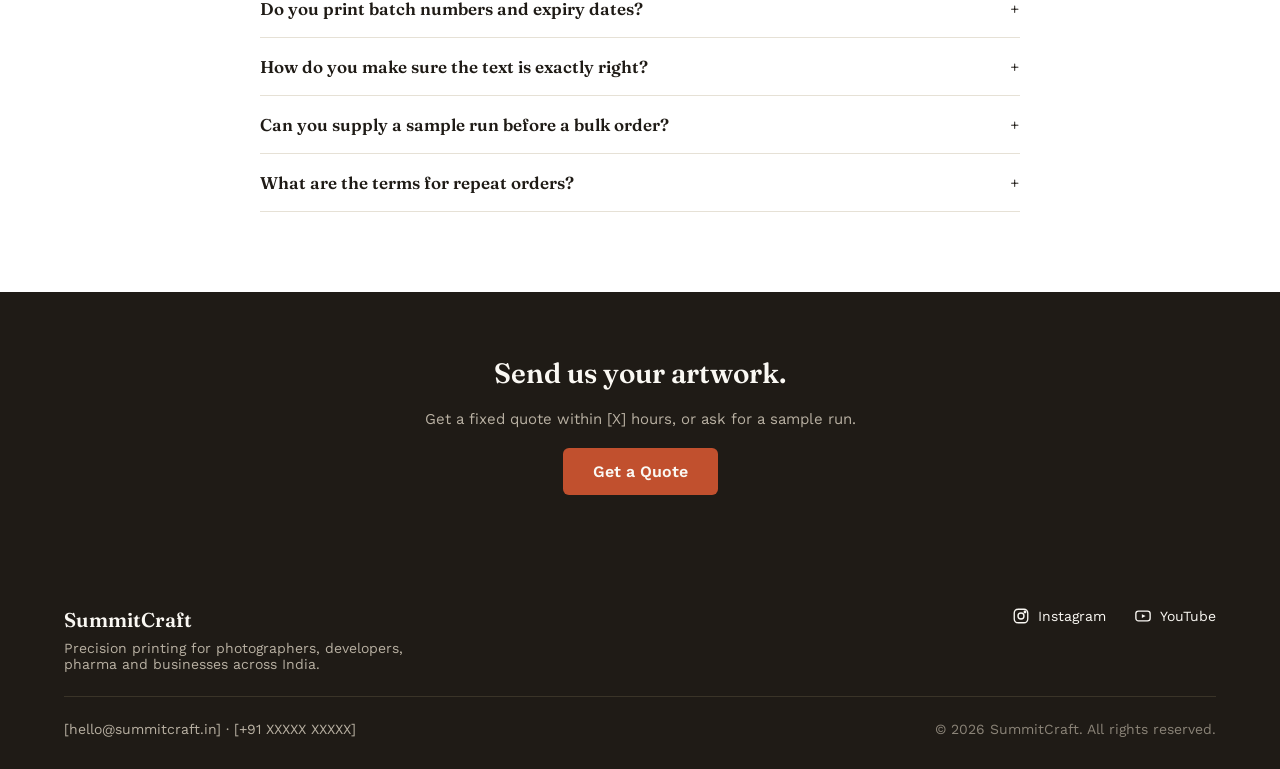
<file: pharma.html>
<!doctype html>
<html lang="en">
<head>
<meta charset="utf-8">
<meta name="viewport" content="width=device-width, initial-scale=1">
<title>SummitCraft — For Pharma Manufacturers</title>
<meta name="description" content="Pharmaceutical printing and packaging: medicine cartons, package inserts, labels and promotional print from an ISO-certified printer.">
<link rel="stylesheet" href="styles.css">
</head>
<body>

<header class="site-header">
  <a href="index.html" class="logo">SummitCraft</a>
  <nav class="nav">
    <a href="index.html">Home</a>
    <a href="personal.html">Personal &amp; Gifts</a>
    <a href="photographers.html">Photographers</a>
    <a href="builders.html">Builders</a>
    <a href="pharma.html">Pharma</a>
    <a href="commercial.html">Commercial</a>
    <a href="quote.html" class="cta">Get a Quote</a>
  </nav>
</header>

<section class="page-hero hero-photo" style="--hero-img: url('images/pharma-hero.jpg');">
  <div class="page-hero-inner">
    <div class="eyebrow">For Pharma Manufacturers</div>
    <h1 class="display">Pharma Packaging, Printed Exactly as Approved.</h1>
    <p>Cartons, package inserts, labels and promotional print from an ISO-certified printer — every run matched to your signed-off artwork, with batch details, codes and dimensions checked before dispatch.</p>
  </div>
</section>

<section class="section-tight">
  <div class="item-grid" style="max-width:1160px;width:100%;">
    <div class="item"><div class="item-title display">Mono Cartons</div><div class="item-desc">Printed, die-cut and pasted cartons for tablets, capsules, tubes and bottles, with foil and embossing on request.</div><div class="item-turn">Typical turnaround: [X] days</div></div>
    <div class="item"><div class="item-title display">Package Inserts &amp; Leaflets</div><div class="item-desc">Fine-print leaflets on lightweight paper, folded to fit your carton.</div><div class="item-turn">Typical turnaround: [X] days</div></div>
    <div class="item"><div class="item-title display">Labels</div><div class="item-desc">Bottle, vial, tube and shipper labels on rolls or sheets, ready for your labelling line.</div><div class="item-turn">Typical turnaround: [X] days</div></div>
    <div class="item"><div class="item-title display">Batch &amp; Barcode Printing</div><div class="item-desc">Space left clear for batch, MFG and EXP coding, plus pharmacode, barcodes and QR codes printed to spec.</div><div class="item-turn">Printed with your cartons &amp; labels</div></div>
    <div class="item"><div class="item-title display">Shipper Cartons</div><div class="item-desc">Outer boxes for dispatch, printed with product and handling details.</div><div class="item-turn">Typical turnaround: [X] days</div></div>
    <div class="item"><div class="item-title display">Promotional Print</div><div class="item-desc">Visual aids, product monographs and doctor sample packs for your field teams.</div><div class="item-turn">Typical turnaround: [X] days</div></div>
  </div>
</section>

<section class="trust-badges" style="margin-top:24px;">
  <div class="container trust-grid">
    <div class="badge">
      <div class="badge-icon"><svg width="20" height="20" viewBox="0 0 24 24" fill="none" stroke="currentColor" stroke-width="1.8" stroke-linecap="round" stroke-linejoin="round"><path d="M12 2l7 3v6c0 4.5-3 8.5-7 10-4-1.5-7-5.5-7-10V5l7-3z"/><path d="M9 12l2 2 4-4"/></svg></div>
      <div><div class="badge-title display">ISO Certified</div><div class="badge-desc">[ISO standard, e.g. ISO 9001:2015] quality management across every job.</div></div>
    </div>
    <div class="badge">
      <div class="badge-icon"><svg width="20" height="20" viewBox="0 0 24 24" fill="none" stroke="currentColor" stroke-width="1.8" stroke-linecap="round" stroke-linejoin="round"><path d="M14 2H6a2 2 0 0 0-2 2v16a2 2 0 0 0 2 2h12a2 2 0 0 0 2-2V8z"/><path d="M14 2v6h6"/><path d="M9 15l2 2 4-4"/></svg></div>
      <div><div class="badge-title display">Artwork Exactly as Approved</div><div class="badge-desc">Each run is checked against your signed-off proof before it leaves us.</div></div>
    </div>
    <div class="badge">
      <div class="badge-icon"><svg width="20" height="20" viewBox="0 0 24 24" fill="none" stroke="currentColor" stroke-width="1.8" stroke-linecap="round" stroke-linejoin="round"><circle cx="12" cy="12" r="9"/><path d="M12 7v5l3.5 2"/></svg></div>
      <div><div class="badge-title display">Repeat Orders on Schedule</div><div class="badge-desc">Same artwork, same result, delivered in time for your production runs.</div></div>
    </div>
  </div>
</section>

<section class="section">
  <div class="section-inner">
    <h2 class="display">How artwork approval works</h2>
    <div class="steps steps-lg">
      <div class="step">
        <div class="step-num display">1</div>
        <div class="step-title">You send artwork</div>
        <div class="step-desc">Print-ready files with dieline, text and code details</div>
      </div>
      <div class="step">
        <div class="step-num display">2</div>
        <div class="step-title">We check &amp; proof</div>
        <div class="step-desc">Text, dimensions, colours and barcodes checked; proof sent to you</div>
      </div>
      <div class="step">
        <div class="step-num display">3</div>
        <div class="step-title">You sign off</div>
        <div class="step-desc">Nothing goes to press without your written approval</div>
      </div>
      <div class="step">
        <div class="step-num display">4</div>
        <div class="step-title">Print, check &amp; deliver</div>
        <div class="step-desc">Output checked against the approved proof, then dispatched</div>
      </div>
    </div>
  </div>
</section>

<section class="section" style="padding-top:24px;background:var(--surface);border-top:1px solid var(--border);">
  <div class="faq-wrap">
    <h2 class="faq-heading display">Common questions</h2>
    <div class="faq-item">
      <button type="button" class="faq-q">Can you print cartons, inserts and labels as one order?<span class="faq-icon">+</span></button>
      <div class="faq-a">Yes — the carton, insert and label for a product can go through together, so the whole pack arrives on one delivery date.</div>
    </div>
    <div class="faq-item">
      <button type="button" class="faq-q">Do you print batch numbers and expiry dates?<span class="faq-icon">+</span></button>
      <div class="faq-a">We leave a clear area for your line to code batch, MFG and EXP details, or we can print them for you if you share the data with your order.</div>
    </div>
    <div class="faq-item">
      <button type="button" class="faq-q">How do you make sure the text is exactly right?<span class="faq-icon">+</span></button>
      <div class="faq-a">We print from your approved artwork only. Every job is proofed and signed off by you before printing, and the output is checked against that proof before dispatch.</div>
    </div>
    <div class="faq-item">
      <button type="button" class="faq-q">Can you supply a sample run before a bulk order?<span class="faq-icon">+</span></button>
      <div class="faq-a">Yes — we can print a sample batch so you can test it on your packing line and with your QA team before placing a full order.</div>
    </div>
    <div class="faq-item">
      <button type="button" class="faq-q">What are the terms for repeat orders?<span class="faq-icon">+</span></button>
      <div class="faq-a">Minimum quantities, pricing and payment terms are agreed per product — get in touch and we'll set these up around your production schedule.</div>
    </div>
  </div>
</section>

<section class="closing-cta">
  <h2 class="display">Send us your artwork.</h2>
  <p>Get a fixed quote within [X] hours, or ask for a sample run.</p>
  <a href="quote.html" class="btn btn-lg">Get a Quote</a>
</section>

<footer class="site-footer">
  <div class="footer-top">
    <div class="footer-brand">
      <div class="footer-brand-name">SummitCraft</div>
      <div class="footer-tagline">Precision printing for photographers, developers, pharma and businesses across India.</div>
    </div>
    <div class="footer-links">
      <a href="#" aria-label="Instagram" class="footer-link"><svg width="18" height="18" viewBox="0 0 24 24" fill="none" stroke="currentColor" stroke-width="1.8"><rect x="3" y="3" width="18" height="18" rx="5"/><circle cx="12" cy="12" r="4"/><circle cx="17.3" cy="6.7" r="1"/></svg>Instagram</a>
      <a href="#" aria-label="YouTube" class="footer-link"><svg width="18" height="18" viewBox="0 0 24 24" fill="none" stroke="currentColor" stroke-width="1.8"><rect x="2.5" y="5.5" width="19" height="13" rx="3.5"/><path d="M10.5 9.5l5 2.5-5 2.5z" fill="currentColor" stroke="none"/></svg>YouTube</a>
    </div>
  </div>
  <div class="footer-rule"></div>
  <div class="footer-bottom">
    <div class="footer-contact">[hello@summitcraft.in] &middot; [+91 XXXXX XXXXX]</div>
    <div class="footer-copy">&copy; 2026 SummitCraft. All rights reserved.</div>
  </div>
</footer>

<script src="script.js"></script>
</body>
</html>
</file>
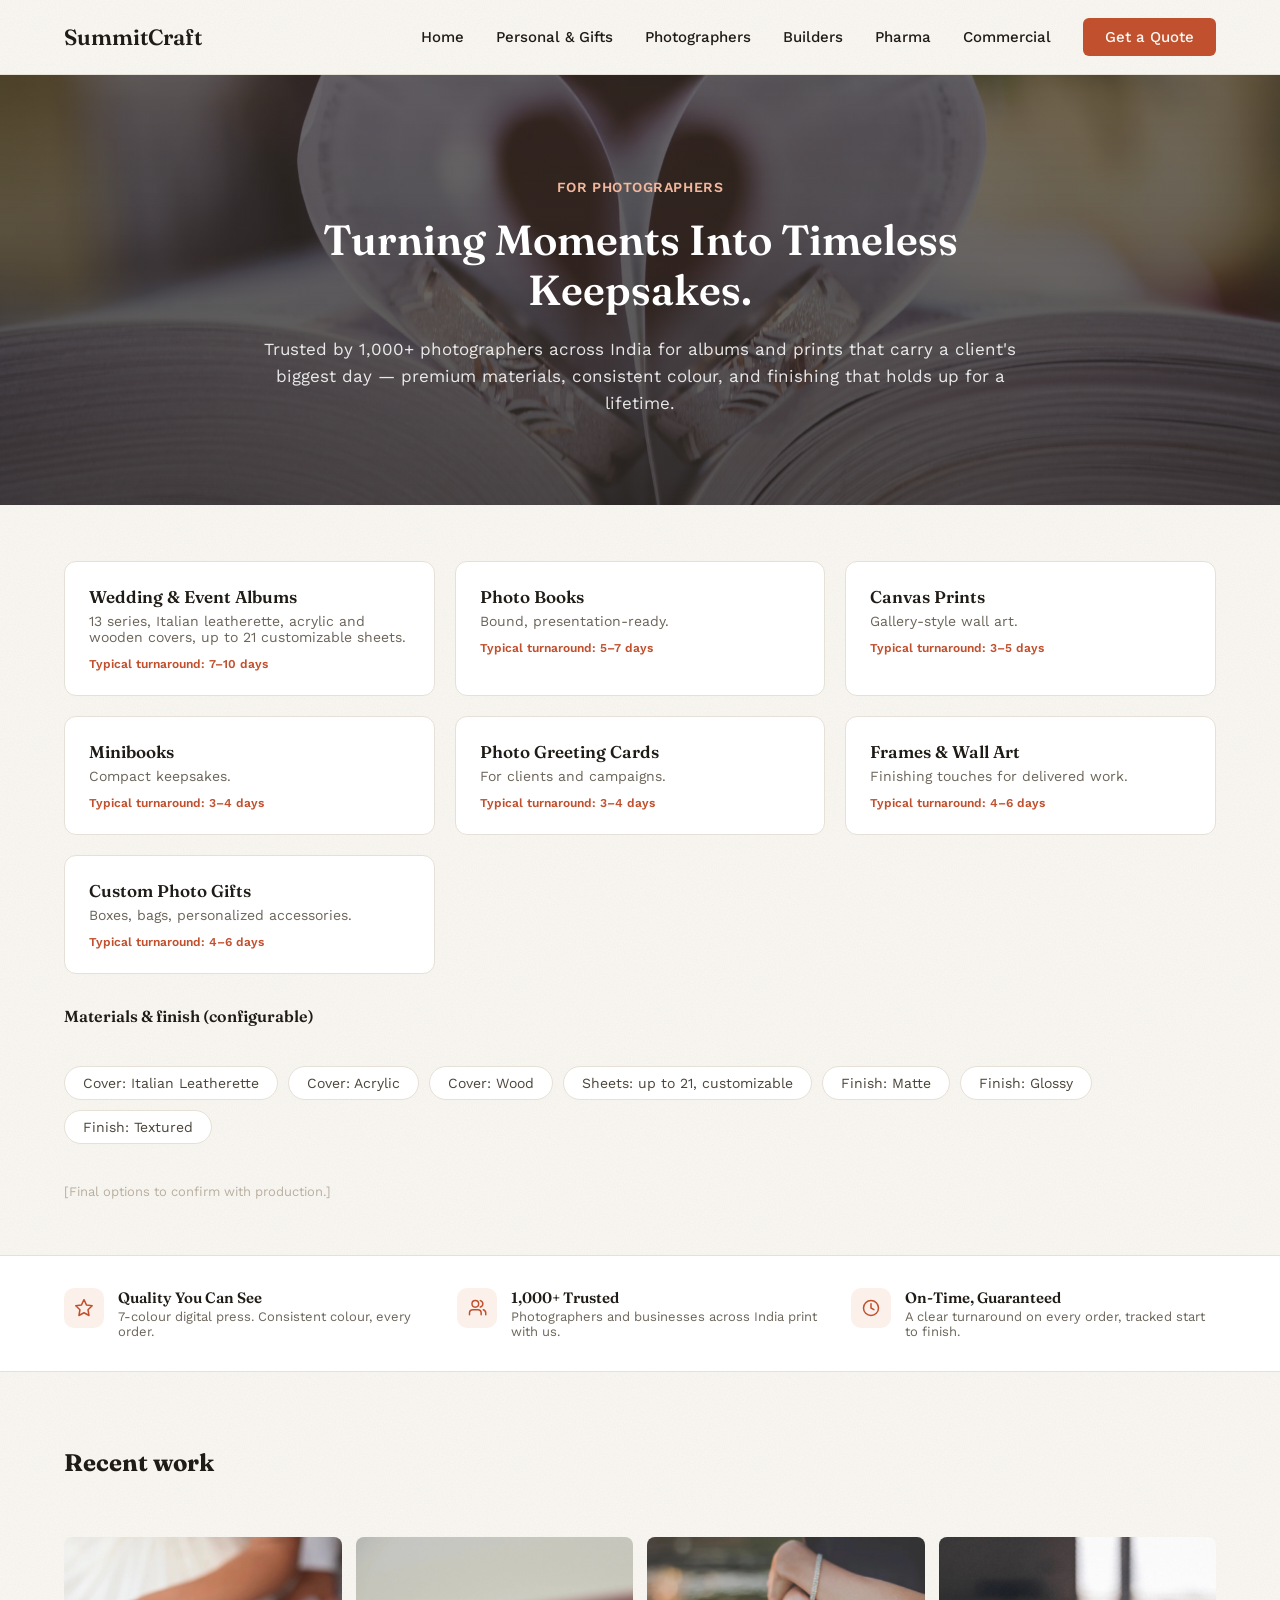
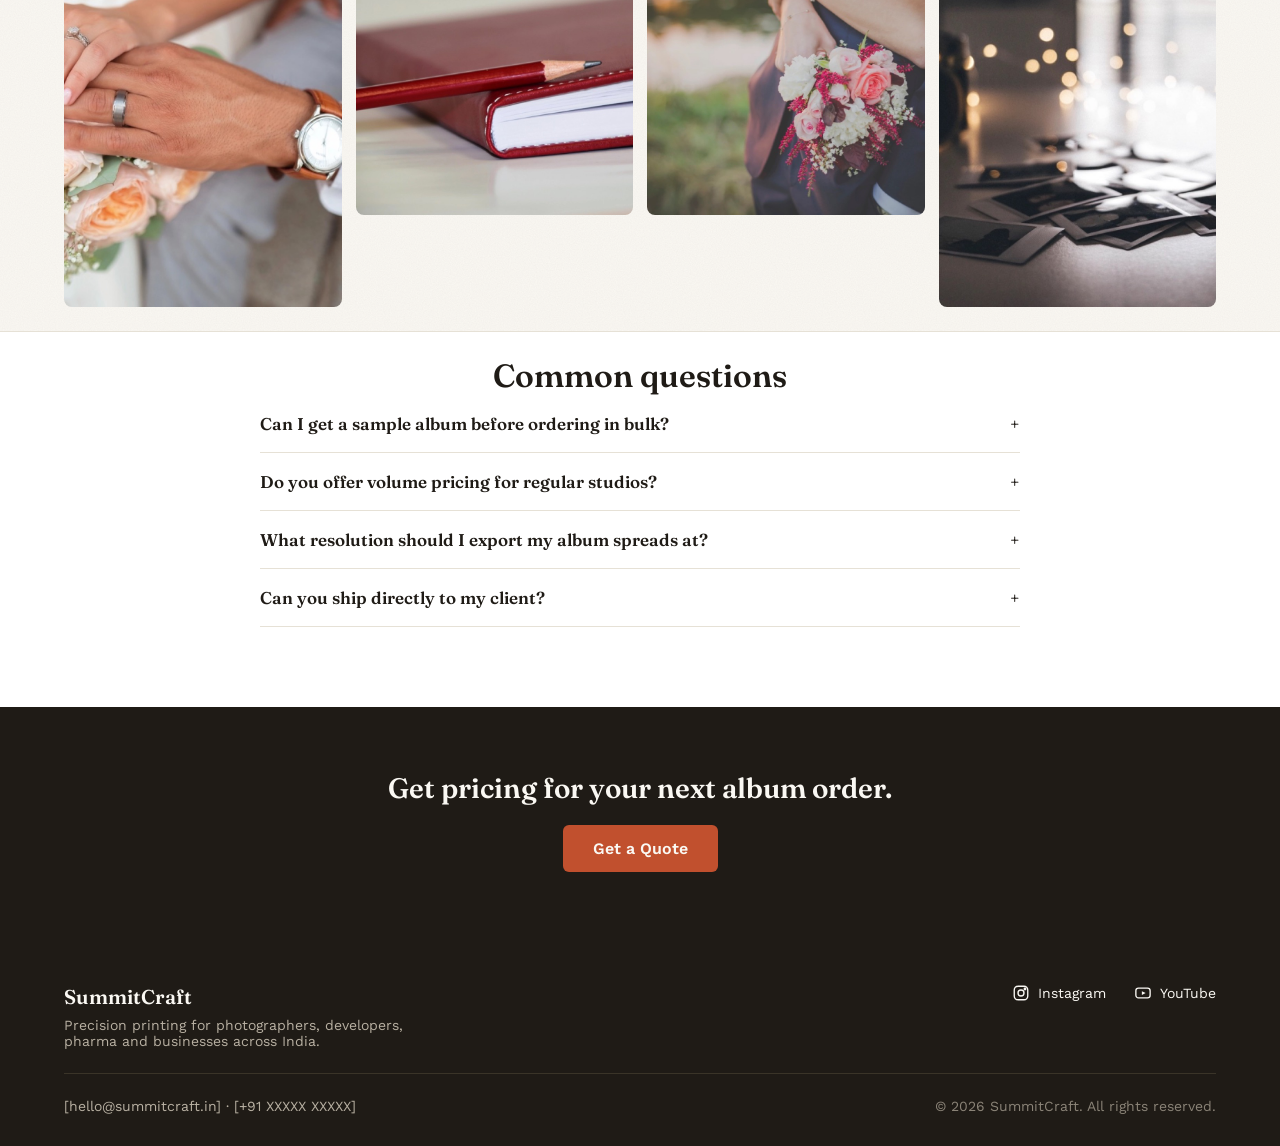
<file: photographers.html>
<!doctype html>
<html lang="en">
<head>
<meta charset="utf-8">
<meta name="viewport" content="width=device-width, initial-scale=1">
<title>SummitCraft — For Photographers</title>
<link rel="stylesheet" href="styles.css">
</head>
<body>

<header class="site-header">
  <a href="index.html" class="logo">SummitCraft</a>
  <nav class="nav">
    <a href="index.html">Home</a>
    <a href="personal.html">Personal &amp; Gifts</a>
    <a href="photographers.html">Photographers</a>
    <a href="builders.html">Builders</a>
    <a href="pharma.html">Pharma</a>
    <a href="commercial.html">Commercial</a>
    <a href="quote.html" class="cta">Get a Quote</a>
  </nav>
</header>

<section class="page-hero hero-photo" style="--hero-img: url('images/photographers-hero.jpg');">
  <div class="page-hero-inner">
    <div class="eyebrow">For Photographers</div>
    <h1 class="display">Turning Moments Into Timeless Keepsakes.</h1>
    <p>Trusted by 1,000+ photographers across India for albums and prints that carry a client's biggest day — premium materials, consistent colour, and finishing that holds up for a lifetime.</p>
  </div>
</section>

<section class="section-tight">
  <div class="item-grid" style="max-width:1160px;width:100%;">
    <div class="item"><div class="item-title display">Wedding &amp; Event Albums</div><div class="item-desc">13 series, Italian leatherette, acrylic and wooden covers, up to 21 customizable sheets.</div><div class="item-turn">Typical turnaround: 7–10 days</div></div>
    <div class="item"><div class="item-title display">Photo Books</div><div class="item-desc">Bound, presentation-ready.</div><div class="item-turn">Typical turnaround: 5–7 days</div></div>
    <div class="item"><div class="item-title display">Canvas Prints</div><div class="item-desc">Gallery-style wall art.</div><div class="item-turn">Typical turnaround: 3–5 days</div></div>
    <div class="item"><div class="item-title display">Minibooks</div><div class="item-desc">Compact keepsakes.</div><div class="item-turn">Typical turnaround: 3–4 days</div></div>
    <div class="item"><div class="item-title display">Photo Greeting Cards</div><div class="item-desc">For clients and campaigns.</div><div class="item-turn">Typical turnaround: 3–4 days</div></div>
    <div class="item"><div class="item-title display">Frames &amp; Wall Art</div><div class="item-desc">Finishing touches for delivered work.</div><div class="item-turn">Typical turnaround: 4–6 days</div></div>
    <div class="item"><div class="item-title display">Custom Photo Gifts</div><div class="item-desc">Boxes, bags, personalized accessories.</div><div class="item-turn">Typical turnaround: 4–6 days</div></div>
  </div>
</section>

<section class="section" style="padding-top:8px;padding-bottom:56px;">
  <div class="section-inner">
    <div class="display" style="font-size:16px;font-weight:600;color:var(--text);text-align:left;">Materials &amp; finish (configurable)</div>
    <div class="chip-row">
      <span class="chip">Cover: Italian Leatherette</span>
      <span class="chip">Cover: Acrylic</span>
      <span class="chip">Cover: Wood</span>
      <span class="chip">Sheets: up to 21, customizable</span>
      <span class="chip">Finish: Matte</span>
      <span class="chip">Finish: Glossy</span>
      <span class="chip">Finish: Textured</span>
    </div>
    <div class="chip-note">[Final options to confirm with production.]</div>
  </div>
</section>

<section class="trust-badges">
  <div class="container trust-grid">
    <div class="badge">
      <div class="badge-icon"><svg width="20" height="20" viewBox="0 0 24 24" fill="none" stroke="currentColor" stroke-width="1.8" stroke-linecap="round" stroke-linejoin="round"><path d="M12 2l2.9 6.3 6.9.9-5 4.9 1.2 6.9L12 17.7 5.9 21l1.2-6.9-5-4.9 6.9-.9L12 2z"/></svg></div>
      <div><div class="badge-title display">Quality You Can See</div><div class="badge-desc">7-colour digital press. Consistent colour, every order.</div></div>
    </div>
    <div class="badge">
      <div class="badge-icon"><svg width="20" height="20" viewBox="0 0 24 24" fill="none" stroke="currentColor" stroke-width="1.8" stroke-linecap="round" stroke-linejoin="round"><path d="M17 20v-2a4 4 0 0 0-4-4H7a4 4 0 0 0-4 4v2"/><circle cx="10" cy="7" r="4"/><path d="M22.5 20v-2a4 4 0 0 0-3-3.87"/><path d="M16 3.13a4 4 0 0 1 0 7.75"/></svg></div>
      <div><div class="badge-title display">1,000+ Trusted</div><div class="badge-desc">Photographers and businesses across India print with us.</div></div>
    </div>
    <div class="badge">
      <div class="badge-icon"><svg width="20" height="20" viewBox="0 0 24 24" fill="none" stroke="currentColor" stroke-width="1.8" stroke-linecap="round" stroke-linejoin="round"><circle cx="12" cy="12" r="9"/><path d="M12 7v5l3.5 2"/></svg></div>
      <div><div class="badge-title display">On-Time, Guaranteed</div><div class="badge-desc">A clear turnaround on every order, tracked start to finish.</div></div>
    </div>
  </div>
</section>

<section class="section-tight">
  <div class="section-inner">
    <h2 class="display">Recent work</h2>
    <div class="gallery">
      <img class="gtile tall" src="images/photographers-album-spread.jpg" alt="Bride and groom's hands with wedding rings" loading="lazy">
      <img class="gtile square" src="images/photographers-leatherette.jpg" alt="Hardcover book with a maroon cover" loading="lazy">
      <img class="gtile square" src="images/photographers-canvas.jpg" alt="Wedding couple holding a bouquet" loading="lazy">
      <img class="gtile tall" src="images/photographers-minibooks.jpg" alt="Instant photo prints on a table beside a camera" loading="lazy">
    </div>
  </div>
</section>

<section class="section" style="padding-top:24px;background:var(--surface);border-top:1px solid var(--border);">
  <div class="faq-wrap">
    <h2 class="faq-heading display">Common questions</h2>
    <div class="faq-item">
      <button type="button" class="faq-q">Can I get a sample album before ordering in bulk?<span class="faq-icon">+</span></button>
      <div class="faq-a">Yes — we recommend a sample run for a new photographer before committing to a full season's orders.</div>
    </div>
    <div class="faq-item">
      <button type="button" class="faq-q">Do you offer volume pricing for regular studios?<span class="faq-icon">+</span></button>
      <div class="faq-a">Yes, once you're placing regular orders we set up account pricing — get in touch to discuss volume.</div>
    </div>
    <div class="faq-item">
      <button type="button" class="faq-q">What resolution should I export my album spreads at?<span class="faq-icon">+</span></button>
      <div class="faq-a">300 DPI at final print size, with a small bleed margin. We check every file before printing and flag anything below spec.</div>
    </div>
    <div class="faq-item">
      <button type="button" class="faq-q">Can you ship directly to my client?<span class="faq-icon">+</span></button>
      <div class="faq-a">Yes — we can deliver to your studio or straight to the client, whichever you prefer.</div>
    </div>
  </div>
</section>

<section class="closing-cta">
  <h2 class="display">Get pricing for your next album order.</h2>
  <a href="quote.html" class="btn btn-lg">Get a Quote</a>
</section>

<footer class="site-footer">
  <div class="footer-top">
    <div class="footer-brand">
      <div class="footer-brand-name">SummitCraft</div>
      <div class="footer-tagline">Precision printing for photographers, developers, pharma and businesses across India.</div>
    </div>
    <div class="footer-links">
      <a href="#" aria-label="Instagram" class="footer-link"><svg width="18" height="18" viewBox="0 0 24 24" fill="none" stroke="currentColor" stroke-width="1.8"><rect x="3" y="3" width="18" height="18" rx="5"/><circle cx="12" cy="12" r="4"/><circle cx="17.3" cy="6.7" r="1"/></svg>Instagram</a>
      <a href="#" aria-label="YouTube" class="footer-link"><svg width="18" height="18" viewBox="0 0 24 24" fill="none" stroke="currentColor" stroke-width="1.8"><rect x="2.5" y="5.5" width="19" height="13" rx="3.5"/><path d="M10.5 9.5l5 2.5-5 2.5z" fill="currentColor" stroke="none"/></svg>YouTube</a>
    </div>
  </div>
  <div class="footer-rule"></div>
  <div class="footer-bottom">
    <div class="footer-contact">[hello@summitcraft.in] &middot; [+91 XXXXX XXXXX]</div>
    <div class="footer-copy">&copy; 2026 SummitCraft. All rights reserved.</div>
  </div>
</footer>

<script src="script.js"></script>
</body>
</html>
</file>
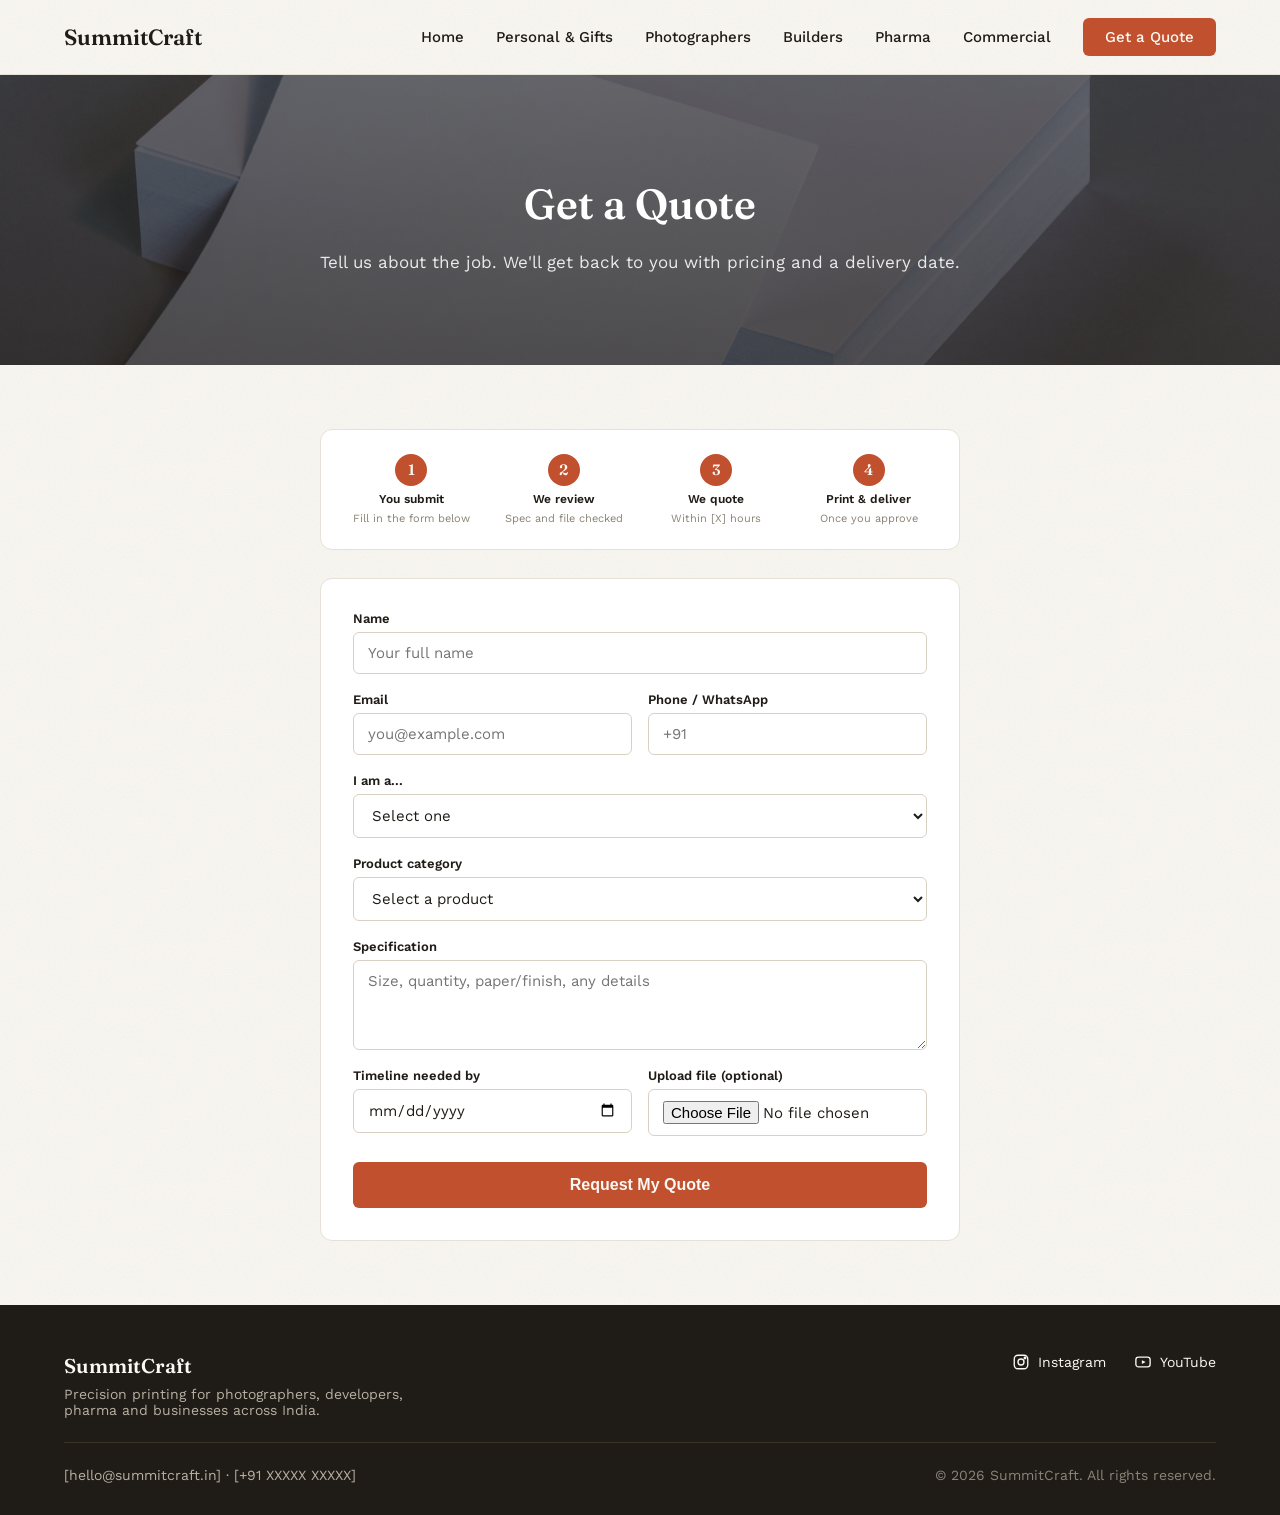
<file: quote.html>
<!doctype html>
<html lang="en">
<head>
<meta charset="utf-8">
<meta name="viewport" content="width=device-width, initial-scale=1">
<title>SummitCraft — Get a Quote</title>
<link rel="stylesheet" href="styles.css">
</head>
<body>

<header class="site-header">
  <a href="index.html" class="logo">SummitCraft</a>
  <nav class="nav">
    <a href="index.html">Home</a>
    <a href="personal.html">Personal &amp; Gifts</a>
    <a href="photographers.html">Photographers</a>
    <a href="builders.html">Builders</a>
    <a href="pharma.html">Pharma</a>
    <a href="commercial.html">Commercial</a>
    <a href="quote.html" class="cta">Get a Quote</a>
  </nav>
</header>

<section class="page-hero hero-photo" style="--hero-img: url('images/quote-hero.jpg');">
  <div class="page-hero-inner">
    <h1 class="display">Get a Quote</h1>
    <p>Tell us about the job. We'll get back to you with pricing and a delivery date.</p>
  </div>
</section>

<section class="quote-wrap">
  <div class="quote-inner">

    <div class="steps">
      <div class="step">
        <div class="step-num display">1</div>
        <div class="step-title">You submit</div>
        <div class="step-desc">Fill in the form below</div>
      </div>
      <div class="step">
        <div class="step-num display">2</div>
        <div class="step-title">We review</div>
        <div class="step-desc">Spec and file checked</div>
      </div>
      <div class="step">
        <div class="step-num display">3</div>
        <div class="step-title">We quote</div>
        <div class="step-desc">Within [X] hours</div>
      </div>
      <div class="step">
        <div class="step-num display">4</div>
        <div class="step-title">Print &amp; deliver</div>
        <div class="step-desc">Once you approve</div>
      </div>
    </div>

    <form class="form-card" id="quote-form">
      <div class="field">
        <label class="label" for="name">Name</label>
        <input class="input" type="text" id="name" placeholder="Your full name" required>
      </div>

      <div class="field-row">
        <div class="field">
          <label class="label" for="email">Email</label>
          <input class="input" type="email" id="email" placeholder="you@example.com" required>
        </div>
        <div class="field">
          <label class="label" for="phone">Phone / WhatsApp</label>
          <input class="input" type="tel" id="phone" placeholder="+91" required>
        </div>
      </div>

      <div class="field">
        <label class="label" for="role">I am a...</label>
        <select class="input" id="role">
          <option value="">Select one</option>
          <option value="Photographer">Photographer</option>
          <option value="Builder">Builder or Developer</option>
          <option value="Pharma">Pharma Manufacturer</option>
          <option value="Business">Business</option>
          <option value="Other">Other</option>
        </select>
      </div>

      <div class="field">
        <label class="label" for="category">Product category</label>
        <select class="input" id="category">
          <option value="">Select a product</option>
          <option value="Wedding Album">Wedding / Event Album</option>
          <option value="Photo Book">Photo Book</option>
          <option value="Canvas Print">Canvas Print</option>
          <option value="Property Brochure">Property Brochure / Catalogue</option>
          <option value="Site Signage">Site Board / Hoarding</option>
          <option value="Pharma Carton">Pharma Mono Carton</option>
          <option value="Package Insert">Package Insert / Leaflet</option>
          <option value="Pharma Label">Pharma Label</option>
          <option value="Business Cards">Business / Visiting Cards</option>
          <option value="Packaging">Packaging / Corporate Gifting</option>
          <option value="Brochure">Brochure / Catalogue</option>
          <option value="Calendar">Calendar / Notebook / Diary</option>
          <option value="Sticker">Stickers / Labels</option>
          <option value="Other">Other</option>
        </select>
      </div>

      <div class="field" id="material-field" style="display:none;">
        <label class="label" for="material">Cover / material</label>
        <select class="input" id="material">
          <option value="">Select a material</option>
          <option value="Leatherette">Italian Leatherette</option>
          <option value="Acrylic">Acrylic</option>
          <option value="Wood">Wood</option>
        </select>
      </div>

      <div class="field">
        <label class="label" for="spec">Specification</label>
        <textarea class="input" id="spec" placeholder="Size, quantity, paper/finish, any details"></textarea>
      </div>

      <div class="field-row">
        <div class="field">
          <label class="label" for="timeline">Timeline needed by</label>
          <input class="input" type="date" id="timeline">
        </div>
        <div class="field">
          <label class="label" for="file">Upload file (optional)</label>
          <input class="input" type="file" id="file">
        </div>
      </div>

      <div class="price-box" id="price-box">
        <div class="price-value">Estimated price: <span id="price-value">&#8377;0</span></div>
        <div class="price-note">Dummy pricing shown for layout only — configurable, not final.</div>
      </div>

      <button type="submit" class="btn btn-lg" style="width:100%;margin-top:8px;">Request My Quote</button>
    </form>

    <div class="confirmation" id="confirmation">
      <div class="display" style="font-size:22px;font-weight:600;color:var(--text);">Thanks — request received.</div>
      <p>We'll get back to you within [X] hours with a quote.</p>
    </div>

  </div>
</section>

<footer class="site-footer">
  <div class="footer-top">
    <div class="footer-brand">
      <div class="footer-brand-name">SummitCraft</div>
      <div class="footer-tagline">Precision printing for photographers, developers, pharma and businesses across India.</div>
    </div>
    <div class="footer-links">
      <a href="#" aria-label="Instagram" class="footer-link"><svg width="18" height="18" viewBox="0 0 24 24" fill="none" stroke="currentColor" stroke-width="1.8"><rect x="3" y="3" width="18" height="18" rx="5"/><circle cx="12" cy="12" r="4"/><circle cx="17.3" cy="6.7" r="1"/></svg>Instagram</a>
      <a href="#" aria-label="YouTube" class="footer-link"><svg width="18" height="18" viewBox="0 0 24 24" fill="none" stroke="currentColor" stroke-width="1.8"><rect x="2.5" y="5.5" width="19" height="13" rx="3.5"/><path d="M10.5 9.5l5 2.5-5 2.5z" fill="currentColor" stroke="none"/></svg>YouTube</a>
    </div>
  </div>
  <div class="footer-rule"></div>
  <div class="footer-bottom">
    <div class="footer-contact">[hello@summitcraft.in] &middot; [+91 XXXXX XXXXX]</div>
    <div class="footer-copy">&copy; 2026 SummitCraft. All rights reserved.</div>
  </div>
</footer>

<script src="script.js"></script>
</body>
</html>
</file>
<file: styles.css>
@import url('https://fonts.googleapis.com/css2?family=Fraunces:opsz,wght@9..144,300;9..144,600&family=Work+Sans:wght@400;500;600&display=swap');

:root {
  --bg: #FAF8F3;
  --surface: #FFFFFF;
  --text: #1F1B16;
  --muted: #6B6459;
  --muted-2: #8A8377;
  --border: #E6E1D6;
  --accent: #C1502E;
  --accent-dark: #973D22;
  --accent-tint: #FBF1EA;
  --accent-tint-border: #E9C9B6;
  --footer-bg: #1F1B16;
  --footer-muted: #B8B0A2;
  --footer-border: #3A3428;
  --gallery-tile: #F0EBE0;
  --gallery-tile-text: #B8AFA0;
}

* { box-sizing: border-box; }

body {
  margin: 0;
  background: var(--bg) url('images/paper-texture.svg');
  font-family: 'Work Sans', sans-serif;
  color: var(--text);
}

a { text-decoration: none; }

.display { font-family: 'Fraunces', serif; }

.container { max-width: 1160px; margin: 0 auto; }

/* Header */
.site-header {
  width: 100%;
  padding: 18px 64px;
  display: flex;
  align-items: center;
  justify-content: space-between;
  background: transparent;
  border-bottom: 1px solid var(--border);
  flex-wrap: wrap;
  gap: 16px;
}
.logo {
  font-family: 'Fraunces', serif;
  font-size: 22px;
  font-weight: 600;
  color: var(--text);
}
.nav { display: flex; align-items: center; gap: 32px; flex-wrap: wrap; }
.nav a { color: var(--text); font-size: 15px; font-weight: 500; }
.nav a:hover { color: var(--accent); }
.btn, .cta {
  display: inline-block;
  background: var(--accent);
  color: var(--bg) !important;
  padding: 10px 22px;
  border-radius: 6px;
  font-weight: 600;
  font-size: 15px;
  border: none;
  cursor: pointer;
}
.btn:hover, .cta:hover { background: var(--accent-dark); }
.btn-lg { padding: 14px 30px; font-size: 16px; }

/* Hero */
.hero {
  padding: 96px 64px 80px;
  display: flex;
  justify-content: center;
  text-align: center;
}
.hero-inner { max-width: 720px; display: flex; flex-direction: column; align-items: center; gap: 24px; }
.hero h1 { margin: 0; font-size: 52px; font-weight: 600; color: var(--text); line-height: 1.15; }
.hero p { margin: 0; font-size: 18px; color: #4A443A; line-height: 1.6; }

.page-hero { padding: 72px 64px 48px; display: flex; justify-content: center; text-align: center; }
.page-hero-inner { max-width: 760px; display: flex; flex-direction: column; align-items: center; gap: 20px; }
.eyebrow { color: var(--accent); font-weight: 600; font-size: 14px; letter-spacing: 0.04em; text-transform: uppercase; }
.page-hero h1 { margin: 0; font-size: 42px; font-weight: 600; color: var(--text); line-height: 1.2; }
.page-hero p { margin: 0; font-size: 17px; color: #4A443A; line-height: 1.6; }

/* Photo backgrounds on hero banners — each page sets --hero-img; photos live in images/ */
.hero-photo {
  background:
    linear-gradient(rgba(31, 27, 22, 0.62), rgba(31, 27, 22, 0.74)),
    var(--hero-img) center / cover no-repeat;
  background-color: var(--footer-bg);
}
.page-hero.hero-photo { padding: 104px 64px 88px; }
.hero-photo h1 { color: #FFFFFF; }
.hero-photo p { color: rgba(255, 255, 255, 0.88); }
.hero-photo .eyebrow { color: #F2B79C; }

/* Trust badges */
.trust-badges {
  padding: 32px 64px;
  background: var(--surface);
  border-top: 1px solid var(--border);
  border-bottom: 1px solid var(--border);
}
.trust-grid { display: grid; grid-template-columns: repeat(3, minmax(0, 1fr)); gap: 28px; }
.badge { display: flex; align-items: flex-start; gap: 14px; }
.badge-icon {
  flex: 0 0 auto; width: 40px; height: 40px; border-radius: 10px;
  background: var(--accent-tint); display: flex; align-items: center; justify-content: center; color: var(--accent);
}
.badge-title { font-size: 15px; font-weight: 600; color: var(--text); }
.badge-desc { font-size: 13px; color: var(--muted); margin-top: 2px; }

/* Returning customer strip */
.returning-strip {
  padding: 18px 64px;
  background: var(--accent-tint);
  display: flex;
  justify-content: center;
}
.returning-inner {
  display: flex; align-items: center; justify-content: space-between; flex-wrap: wrap; gap: 12px;
}
.returning-inner p { margin: 0; font-size: 14px; color: var(--accent-dark); }
.returning-inner a { font-size: 14px; font-weight: 600; color: var(--accent-dark); border-bottom: 1px solid var(--accent-dark); }

/* Section */
.section { padding: 80px 64px; display: flex; justify-content: center; }
.section-tight { padding: 56px 64px 24px; display: flex; justify-content: center; }
.section h2 { margin: 0; font-size: 32px; font-weight: 600; color: var(--text); text-align: center; }
.section-inner { max-width: 1160px; width: 100%; display: flex; flex-direction: column; gap: 40px; }

/* Cards (who we print for) */
.card-grid { display: grid; grid-template-columns: repeat(3, minmax(0, 1fr)); gap: 20px; }
.card {
  background: var(--surface); border: 1px solid var(--border); border-radius: 12px;
  padding: 28px; display: flex; flex-direction: column; gap: 12px; transition: border-color .15s;
}
.card:hover { border-color: var(--accent); }
.card-title { font-size: 19px; font-weight: 600; color: var(--text); }
.card-desc { color: var(--muted); font-size: 14px; line-height: 1.5; }
.card-link { color: var(--accent); font-size: 14px; font-weight: 600; }

/* Product items */
.item-grid { display: grid; grid-template-columns: repeat(3, minmax(0, 1fr)); gap: 20px; }
.item-grid.cols-4 { grid-template-columns: repeat(4, minmax(0, 1fr)); }
.item {
  background: var(--surface); border: 1px solid var(--border); border-radius: 12px;
  padding: 24px; display: flex; flex-direction: column; gap: 6px;
}
.item-title { font-size: 17px; font-weight: 600; color: var(--text); }
.item-desc { font-size: 14px; color: var(--muted); }
.item-turn { font-size: 12px; color: var(--accent); font-weight: 600; margin-top: 6px; }

/* Chips */
.chip-row { display: flex; flex-wrap: wrap; gap: 10px; }
.chip { border: 1px solid var(--border); border-radius: 20px; padding: 8px 18px; font-size: 14px; color: #4A443A; background: var(--surface); }
.chip-note { font-size: 13px; color: var(--gallery-tile-text); }

/* Gallery */
.gallery { display: grid; grid-template-columns: repeat(4, minmax(0, 1fr)); gap: 14px; }
.gtile {
  background: var(--gallery-tile); border-radius: 8px; display: flex; align-items: center; justify-content: center;
  color: var(--gallery-tile-text); font-size: 13px;
}
.gtile.tall { aspect-ratio: 3/4; }
.gtile.square { aspect-ratio: 1; }
img.gtile { display: block; width: 100%; height: auto; object-fit: cover; }

/* FAQ */
.faq-wrap { max-width: 760px; width: 100%; display: flex; flex-direction: column; }
.faq-heading { margin: 32px 0 8px; font-size: 22px; font-weight: 600; color: var(--text); }
.faq-item { border-bottom: 1px solid var(--border); }
.faq-q {
  font-family: 'Fraunces', serif; font-size: 17px; font-weight: 600; color: var(--text);
  display: flex; justify-content: space-between; align-items: center; cursor: pointer;
  width: 100%; background: none; border: none; text-align: left; padding: 18px 0;
}
.faq-a { font-size: 14px; color: var(--muted); line-height: 1.6; padding: 0 0 18px 0; display: none; }
.faq-item.open .faq-a { display: block; }

/* Closing CTA */
.closing-cta {
  padding: 64px; background: var(--footer-bg); display: flex; flex-direction: column;
  align-items: center; gap: 20px; text-align: center;
}
.closing-cta h2 { margin: 0; font-size: 28px; font-weight: 600; color: var(--bg); }
.closing-cta p { margin: 0; color: var(--footer-muted); font-size: 15px; }

/* Footer */
.site-footer { padding: 48px 64px 32px; background: var(--footer-bg); display: flex; flex-direction: column; gap: 24px; }
.footer-top { display: flex; justify-content: space-between; align-items: flex-start; flex-wrap: wrap; gap: 24px; }
.footer-brand { display: flex; flex-direction: column; gap: 8px; max-width: 360px; }
.footer-brand-name { font-family: 'Fraunces', serif; font-size: 20px; font-weight: 600; color: var(--bg); }
.footer-tagline { color: var(--footer-muted); font-size: 14px; }
.footer-links { display: flex; gap: 28px; }
.footer-link { color: var(--bg); font-size: 14px; display: flex; align-items: center; gap: 8px; }
.footer-link:hover { color: #E6C9B8; }
.footer-rule { height: 1px; background: var(--footer-border); }
.footer-bottom { display: flex; justify-content: space-between; flex-wrap: wrap; gap: 12px; }
.footer-contact { color: var(--footer-muted); font-size: 14px; }
.footer-copy { color: var(--muted-2); font-size: 14px; }

/* Quote form */
.quote-wrap { padding: 64px; display: flex; justify-content: center; }
.quote-inner { max-width: 640px; width: 100%; display: flex; flex-direction: column; gap: 28px; }
.quote-head { display: flex; flex-direction: column; gap: 10px; text-align: center; }
.quote-head h1 { margin: 0; font-size: 34px; font-weight: 600; color: var(--text); }
.quote-head p { margin: 0; color: var(--muted); font-size: 15px; }

.steps {
  display: grid; grid-template-columns: repeat(4, minmax(0, 1fr)); gap: 12px;
  background: var(--surface); border: 1px solid var(--border); border-radius: 12px; padding: 24px 20px;
}
.step { display: flex; flex-direction: column; gap: 6px; align-items: center; text-align: center; }
.step-num {
  width: 32px; height: 32px; border-radius: 50%; background: var(--accent); color: var(--bg);
  display: flex; align-items: center; justify-content: center; font-family: 'Fraunces', serif; font-weight: 600; font-size: 15px;
}
.step-title { font-size: 12px; color: var(--text); font-weight: 600; }
.step-desc { font-size: 11px; color: var(--muted-2); }
.steps-lg { gap: 24px; }
.steps-lg .step-title { font-size: 15px; }
.steps-lg .step-desc { font-size: 13px; line-height: 1.5; max-width: 220px; }

.form-card { display: flex; flex-direction: column; gap: 18px; background: var(--surface); border: 1px solid var(--border); border-radius: 12px; padding: 32px; }
.field { display: flex; flex-direction: column; gap: 6px; }
.field-row { display: grid; grid-template-columns: repeat(2, minmax(0, 1fr)); gap: 16px; }
.label { font-size: 13px; font-weight: 600; color: var(--text); }
.input, select.input, textarea.input {
  font-family: 'Work Sans', sans-serif; font-size: 15px; color: var(--text); background: var(--surface);
  border: 1px solid #D9D2C4; border-radius: 6px; padding: 11px 14px; width: 100%;
}
.input:focus { outline: 2px solid var(--accent); outline-offset: 1px; }
textarea.input { resize: vertical; min-height: 90px; }

.price-box {
  background: var(--accent-tint); border: 1px solid var(--accent-tint-border); border-radius: 8px;
  padding: 14px 16px; display: none; flex-direction: column; gap: 2px;
}
.price-box.show { display: flex; }
.price-box .price-value { font-size: 13px; color: var(--accent-dark); font-weight: 600; }
.price-box .price-note { font-size: 12px; color: #B08066; }

.confirmation {
  display: none; flex-direction: column; gap: 12px; align-items: center; text-align: center;
  background: var(--surface); border: 1px solid var(--border); border-radius: 12px; padding: 48px 32px;
}
.confirmation.show { display: flex; }
.confirmation h2 { font-size: 22px; font-weight: 600; color: var(--text); margin: 0; }
.confirmation p { margin: 0; color: var(--muted); font-size: 15px; max-width: 380px; }

@media (max-width: 900px) {
  .card-grid { grid-template-columns: repeat(2, minmax(0, 1fr)); }
  .item-grid, .item-grid.cols-4 { grid-template-columns: repeat(2, minmax(0, 1fr)); }
  .gallery { grid-template-columns: repeat(2, minmax(0, 1fr)); }
  .trust-grid { grid-template-columns: 1fr; }
  .steps { grid-template-columns: repeat(2, minmax(0, 1fr)); }
  .field-row { grid-template-columns: 1fr; }
  .hero h1, .page-hero h1 { font-size: 32px; }
  .site-header, .hero, .page-hero, .page-hero.hero-photo, .trust-badges, .returning-strip,
  .section, .section-tight, .closing-cta, .site-footer, .quote-wrap { padding-left: 32px; padding-right: 32px; }
}

/* Phones — 16px side gutter, single-column cards */
@media (max-width: 600px) {
  .site-header, .hero, .page-hero, .page-hero.hero-photo, .trust-badges, .returning-strip,
  .section, .section-tight, .closing-cta, .site-footer, .quote-wrap { padding-left: 16px; padding-right: 16px; }

  .site-header { padding-top: 14px; padding-bottom: 14px; gap: 12px; }
  .nav { gap: 10px 18px; }
  .nav a { font-size: 14px; }
  .nav .cta { padding: 8px 16px; }

  .hero { padding-top: 64px; padding-bottom: 56px; }
  .page-hero.hero-photo { padding-top: 64px; padding-bottom: 56px; }
  .hero h1 { font-size: 30px; }
  .page-hero h1 { font-size: 27px; }
  .hero p, .page-hero p { font-size: 15px; }
  .eyebrow { font-size: 12px; }

  .section { padding-top: 56px; padding-bottom: 56px; }
  .section-tight { padding-top: 40px; }
  .section h2 { font-size: 26px; }
  .section-inner { gap: 28px; }

  .card-grid, .item-grid, .item-grid.cols-4 { grid-template-columns: 1fr; }
  .card { padding: 22px; }
  .item { padding: 20px; }

  .faq-q { font-size: 16px; gap: 12px; }
  .closing-cta { padding-top: 48px; padding-bottom: 48px; }
  .closing-cta h2 { font-size: 24px; }
  .site-footer { padding-top: 40px; }

  .quote-wrap { padding-top: 32px; padding-bottom: 48px; }
  .form-card { padding: 20px; }
  .steps { padding: 20px 12px; gap: 16px 8px; }
}
</file>
